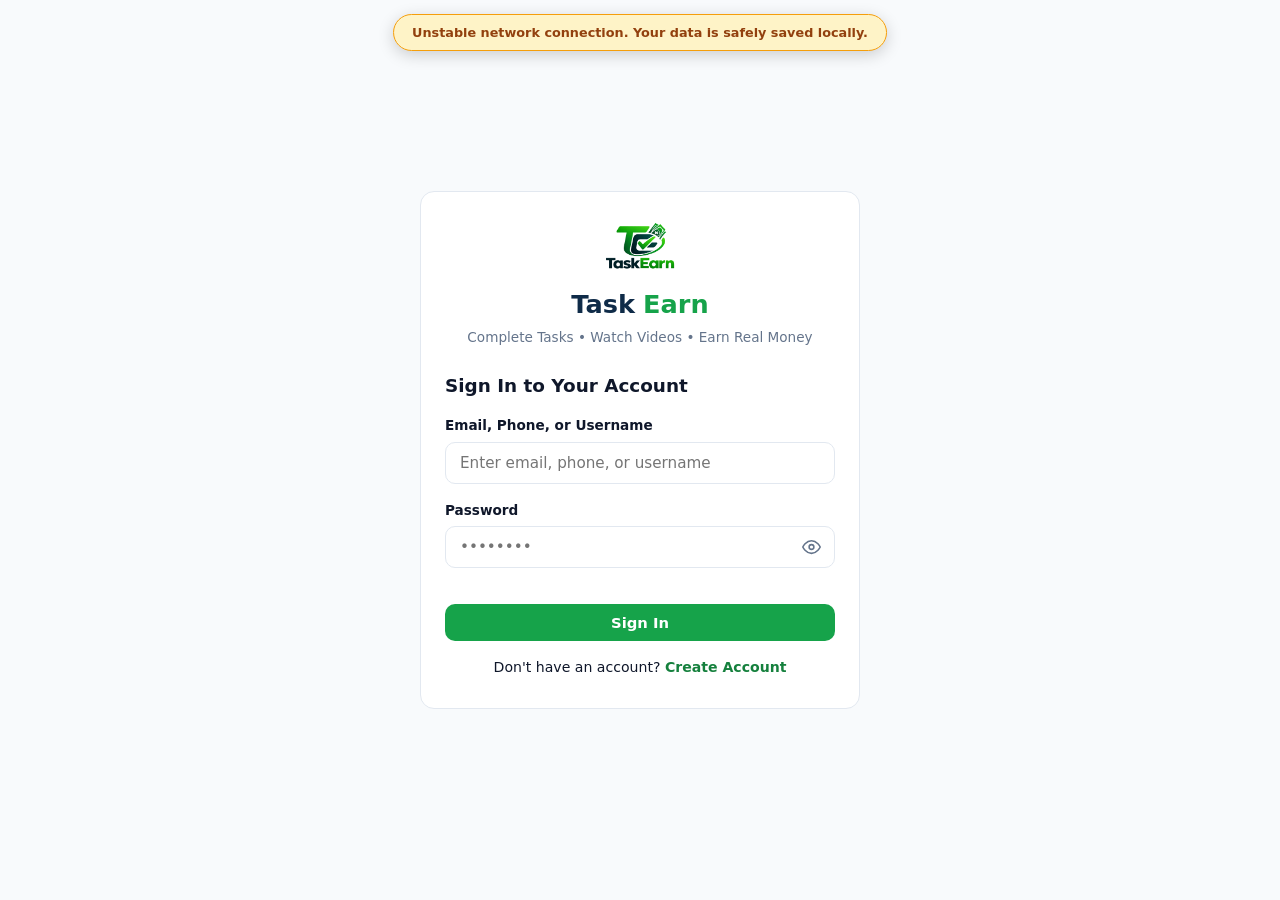
<file: index.html>
<!DOCTYPE html>
<html lang="en">
<head>
  <meta charset="UTF-8">
  <meta name="viewport" content="width=device-width, initial-scale=1.0, maximum-scale=1.0, user-scalable=no, interactive-widget=resizes-content">
  <meta http-equiv="Cache-Control" content="no-cache, no-store, must-revalidate, max-age=0">
  <meta http-equiv="Pragma" content="no-cache">
  <meta http-equiv="Expires" content="0">
  <title>TaskEarn - Complete Tasks & Earn Real Money</title>
  <link rel="preconnect" href="https://wnfucgrjovrdepxnljyz.supabase.co">
  <link rel="stylesheet" href="css/style.css?v=2.5">
  <script defer src="https://js.paystack.co/v1/inline.js"></script>
  <!-- Google AdSense -->
  <script async src="https://pagead2.googlesyndication.com/pagead/js/adsbygoogle.js?client=ca-pub-3942651042830042" crossorigin="anonymous"></script>
</head>
<body>

  <!-- Auth Screen (Shown when logged out) -->
  <div id="authScreen" class="auth-container">
    <div class="auth-card">
      <div class="auth-brand">
        <img src="logo/logo.png" alt="TaskEarn Logo" onerror="this.style.display='none'">
        <h1 class="brand-logo" style="justify-content: center; font-size: 1.6rem;">
          Task<span class="brand-highlight">Earn</span>
        </h1>
        <p style="font-size: 0.85rem; color: var(--text-muted); margin-top: 4px;">
          Complete Tasks &bull; Watch Videos &bull; Earn Real Money
        </p>
      </div>

      <div id="authAlert" style="display: none;"></div>

      <!-- Login Form -->
      <form id="loginForm" onsubmit="handleLoginSubmit(event)">
        <h2 style="font-size: 1.15rem; font-weight: 700; margin-bottom: 16px;">Sign In to Your Account</h2>
        <div class="form-group">
          <label class="form-label" for="loginIdentifier">Email, Phone, or Username</label>
          <input type="text" id="loginIdentifier" required placeholder="Enter email, phone, or username">
        </div>
        <div class="form-group">
          <label class="form-label" for="loginPassword">Password</label>
          <div class="password-input-wrapper">
            <input type="password" id="loginPassword" required placeholder="••••••••">
            <button type="button" class="password-toggle-btn" aria-label="Show password" title="Show password" onclick="togglePasswordVisibility('loginPassword', this)"></button>
          </div>
        </div>
        <button type="submit" class="btn btn-primary btn-block" style="margin-top: 20px;">
          Sign In
        </button>
        <div style="text-align: center; margin-top: 16px; font-size: 0.88rem;">
          Don't have an account? 
          <a href="#signup" onclick="toggleAuthForm('signup'); return false;" style="font-weight: 700;">Create Account</a>
        </div>
      </form>

      <!-- Register Form -->
      <form id="signupForm" style="display: none;" onsubmit="handleSignupSubmit(event)">
        <h2 style="font-size: 1.15rem; font-weight: 700; margin-bottom: 16px;">Create a Free Account</h2>
        <div class="grid-responsive-2">
          <div class="form-group">
            <label class="form-label" for="regFirstName">First Name</label>
            <input type="text" id="regFirstName" required placeholder="John" style="text-transform: capitalize;" oninput="autoCapitalizeInput(this)">
          </div>
          <div class="form-group">
            <label class="form-label" for="regLastName">Last Name</label>
            <input type="text" id="regLastName" required placeholder="Doe" style="text-transform: capitalize;" oninput="autoCapitalizeInput(this)">
          </div>
        </div>
        <div class="form-group">
          <label class="form-label" for="regUsername">Username</label>
          <input type="text" id="regUsername" required pattern="[a-z0-9-]{3,25}" placeholder="e.g. johndoe-123" autocomplete="username" oninput="this.value = this.value.toLowerCase().replace(/[^a-z0-9-]/g, '')">
          <div class="form-helper">Lowercase letters, numbers, and hyphens (-) only. No capital letters or other symbols.</div>
        </div>
        <div class="form-group">
          <label class="form-label" for="regPhone">Phone Number</label>
          <input type="tel" id="regPhone" required maxlength="11" pattern="\d{11}" placeholder="08012345678" autocomplete="tel" title="Phone number must be exactly 11 digits" oninput="this.value = this.value.replace(/[^0-9]/g, '').slice(0, 11)">
          <div class="form-helper">Must be exactly 11 digits (e.g. 08012345678).</div>
        </div>
        <div class="form-group">
          <label class="form-label" for="regEmail">Email Address</label>
          <input type="email" id="regEmail" required placeholder="name@example.com" autocomplete="email" pattern="^[a-zA-Z0-9._%+-]+@[a-zA-Z0-9.-]+\.[a-zA-Z]{2,}$" title="Please enter a valid email address with @ and . (e.g. name@example.com)">
          <div class="form-helper">Must be a valid email with '@' and '.' (e.g. name@example.com).</div>
        </div>
        <div class="form-group">
          <label class="form-label" for="regPassword">Create Password</label>
          <div class="password-input-wrapper">
            <input type="password" id="regPassword" required minlength="6" placeholder="At least 6 characters" autocomplete="new-password" oninput="checkPasswordCriteria(this.value, 'regPasswordCriteria')">
            <button type="button" class="password-toggle-btn" aria-label="Show password" title="Show password" onclick="togglePasswordVisibility('regPassword', this)"></button>
          </div>
          <div class="password-criteria-box" id="regPasswordCriteria">
            <div class="password-criteria-title">Password must include:</div>
            <div class="password-criteria-grid">
              <div class="password-criteria-item" data-rule="length">
                <span class="password-criteria-dot"></span>
                <span>At least 6 characters</span>
              </div>
              <div class="password-criteria-item" data-rule="capital">
                <span class="password-criteria-dot"></span>
                <span>At least 1 capital letter (A-Z)</span>
              </div>
              <div class="password-criteria-item" data-rule="lower">
                <span class="password-criteria-dot"></span>
                <span>Lowercase letters (a-z)</span>
              </div>
              <div class="password-criteria-item" data-rule="number">
                <span class="password-criteria-dot"></span>
                <span>At least 1 number (0-9)</span>
              </div>
              <div class="password-criteria-item" data-rule="symbol">
                <span class="password-criteria-dot"></span>
                <span>At least 1 symbol (!@#$%^&* etc.)</span>
              </div>
            </div>
          </div>
        </div>
        <div class="form-group">
          <label class="form-label" for="regConfirmPassword">Retype Password</label>
          <div class="password-input-wrapper">
            <input type="password" id="regConfirmPassword" required minlength="6" placeholder="Repeat your password" autocomplete="new-password">
            <button type="button" class="password-toggle-btn" aria-label="Show password" title="Show password" onclick="togglePasswordVisibility('regConfirmPassword', this)"></button>
          </div>
        </div>
        <div class="form-group">
          <label class="form-label" for="regReferralCode">Referral Username (Optional)</label>
          <input type="text" id="regReferralCode" placeholder="e.g. inviter-username">
          <div class="form-helper">Enter the username of the member who invited you.</div>
        </div>
        <button type="submit" class="btn btn-primary btn-block" style="margin-top: 20px;">
          Create Free Account
        </button>
        <div style="text-align: center; margin-top: 16px; font-size: 0.88rem;">
          Already have an account? 
          <a href="#login" onclick="toggleAuthForm('login'); return false;" style="font-weight: 700;">Sign In</a>
        </div>
      </form>
    </div>
  </div>

  <!-- Account Verification Screen (Paystack ₦100) -->
  <div id="verifyScreen" class="auth-container" style="display: none;">
    <div class="auth-card" style="max-width: 480px;">
      <div class="auth-brand">
        <img src="logo/logo.png" alt="TaskEarn" onerror="this.style.display='none'">
        <div class="brand-logo" style="justify-content: center; font-size: 1.5rem;">
          Task<span class="brand-highlight">Earn</span>
        </div>
        <p style="font-size: 0.88rem; color: var(--text-muted); margin-top: 6px;">
          Account Verification
        </p>
      </div>

      <div id="verifyAlert" style="display: none;"></div>

      <div class="card" style="border: 1px solid var(--border-color); background-color: var(--bg-subtle); padding: 18px; margin-bottom: 20px;">
        <div style="display: flex; align-items: center; justify-content: space-between; margin-bottom: 12px; flex-wrap: wrap; gap: 8px;">
          <span style="font-size: 0.82rem; font-weight: 700; color: var(--text-muted); text-transform: uppercase; letter-spacing: 0.04em;">Account Status</span>
          <span class="badge badge-pending">Verification Required</span>
        </div>
        
        <div style="margin-bottom: 12px;">
          <div style="font-size: 0.8rem; color: var(--text-muted);">Account Holder</div>
          <div style="font-weight: 700; font-size: 1rem; color: var(--text-main);" id="verifyUserName">User Name</div>
          <div style="font-size: 0.82rem; color: var(--text-muted);" id="verifyUserEmail">user@example.com</div>
        </div>

        <div style="border-top: 1px dashed var(--border-color); padding-top: 12px; margin-top: 12px;">
          <div style="display: flex; justify-content: space-between; align-items: center;">
            <span style="font-weight: 600; font-size: 0.9rem;">One-Time Verification Fee:</span>
            <span style="font-weight: 800; font-size: 1.3rem; color: var(--primary-blue);" id="verifyFeeDisplay">₦3,000.00</span>
          </div>
          <div style="font-size: 0.78rem; color: var(--text-muted); margin-top: 6px; line-height: 1.4;">
            To maintain an authentic platform and prevent bot abuse, a one-time ₦3,000 account verification fee via Paystack is required to activate tasks and withdrawals.
          </div>
        </div>
      </div>

      <button type="button" class="btn btn-primary btn-block" id="payVerifyBtn" onclick="initiatePaystackVerification()" style="font-size: 1rem; padding: 12px 18px; font-weight: 700;">
        Pay ₦3,000 via Paystack
      </button>

      <div style="display: flex; align-items: center; justify-content: center; gap: 6px; margin-top: 14px; font-size: 0.78rem; color: var(--text-muted);">
        <span id="iconVerifyLock"></span> Secured by Paystack (Card, Transfer, USSD)
      </div>

      <div style="text-align: center; margin-top: 20px; padding-top: 16px; border-top: 1px solid var(--border-color);">
        <button type="button" class="btn btn-secondary btn-sm" onclick="handleUserLogout()">
          Sign Out & Complete Later
        </button>
      </div>
    </div>
  </div>

  <!-- Authenticated User Application Wrapper -->
  <div id="appScreen" class="app-wrapper" style="display: none;">
    
    <!-- ================= DESKTOP SIDEBAR ================= -->
    <aside class="app-sidebar">
      <div class="sidebar-brand">
        <img src="logo/logo.png" alt="TaskEarn" onerror="this.style.display='none'">
        <div class="brand-logo">Task<span class="brand-highlight">Earn</span></div>
      </div>

      <nav class="sidebar-nav">
        <div class="sidebar-link active" onclick="switchUserTab('tasks')" id="dTabTasks">
          <span id="dIconTasks"></span> Tasks
        </div>
        <div class="sidebar-link" onclick="switchUserTab('withdrawals')" id="dTabWithdraw">
          <span id="dIconWithdraw"></span> Withdraw
        </div>
        <div class="sidebar-link" onclick="switchUserTab('messages')" id="dTabChat">
          <span id="dIconChat"></span> Messages
          <span class="tab-badge" id="dBadgeMessages" style="display: none;"></span>
        </div>
        <div class="sidebar-link" onclick="switchUserTab('referrals')" id="dTabReferral">
          <span id="dIconReferral"></span> Referrals
        </div>
        <div class="sidebar-link" onclick="switchUserTab('more')" id="dTabMore">
          <span id="dIconMore"></span> More
        </div>
      </nav>

      <!-- Sidebar User Profile Block -->
      <div class="sidebar-user-block">
        <div class="sidebar-user-info">
          <div class="sidebar-avatar" id="sidebarUserAvatar">U</div>
          <div style="overflow: hidden;">
            <div style="font-weight: 700; font-size: 0.88rem; white-space: nowrap; text-overflow: ellipsis; overflow: hidden;" id="sidebarUserName">User</div>
            <div style="font-size: 0.75rem; color: var(--primary-green-dark); font-weight: 700;" id="sidebarUserPoints">0 PTS</div>
          </div>
        </div>
        <button type="button" class="btn btn-secondary btn-sm" style="width: 100%; font-size: 0.78rem;" onclick="handleUserLogout()">
          <span id="dIconLogout"></span> Sign Out
        </button>
      </div>
    </aside>

    <!-- ================= MAIN CONTENT COLUMN ================= -->
    <div class="app-main">
      
      <!-- Top App Header -->
      <header class="app-header">
        <div class="brand-logo">
          <img src="logo/logo.png" alt="TaskEarn" onerror="this.style.display='none'">
          <span>Task<span class="brand-highlight">Earn</span></span>
        </div>
        
        <div style="display: flex; align-items: center; gap: 8px; margin-left: auto;">
          <div class="wallet-pill" title="Task Earnings Balance" style="cursor: pointer;" onclick="switchUserTab('withdrawals'); selectWithdrawalMode('task');">
            <span style="font-size: 0.72rem; opacity: 0.75; font-weight: 600; text-transform: uppercase;">Task:</span>
            <span id="userWalletTaskPoints">0 PTS</span>
            <span style="opacity: 0.4;">|</span>
            <span id="userWalletTaskNaira" style="color: #4ade80;">₦0.00</span>
          </div>
          <div class="wallet-pill" title="Referral Earnings Balance" style="cursor: pointer; background: rgba(16, 185, 129, 0.12); border-color: rgba(16, 185, 129, 0.3);" onclick="switchUserTab('withdrawals'); selectWithdrawalMode('referral');">
            <span style="font-size: 0.72rem; opacity: 0.75; font-weight: 600; text-transform: uppercase;">Ref:</span>
            <span id="userWalletRefPoints">0 PTS</span>
            <span style="opacity: 0.4;">|</span>
            <span id="userWalletRefNaira" style="color: #4ade80;">₦0.00</span>
          </div>
        </div>
      </header>

      <div class="content-container">

        <!-- ================= TAB 1: TASKS ================= -->
        <section id="tab-tasks" class="tab-panel active">
          
          <!-- Balance Summary Banner -->
          <div class="card" style="background: linear-gradient(135deg, var(--primary-blue), #1e3a8a); color: #ffffff; border: none; padding: 24px;">
            <div style="display: flex; justify-content: space-between; align-items: flex-start; flex-wrap: wrap; gap: 16px;">
              <div>
                <div style="font-size: 0.82rem; opacity: 0.85; text-transform: uppercase; font-weight: 700; letter-spacing: 0.05em;">Total Available Balance</div>
                <div style="font-size: 2.2rem; font-weight: 800; margin-top: 4px;" id="heroNairaBalance">₦0.00</div>
                <div style="font-size: 0.92rem; opacity: 0.9; margin-top: 2px;">
                  <strong id="heroPointsBalance">0</strong> Total Points
                </div>
                <div style="display: flex; gap: 8px; margin-top: 10px; flex-wrap: wrap;">
                  <span style="background: rgba(255, 255, 255, 0.15); border: 1px solid rgba(255, 255, 255, 0.25); padding: 4px 10px; border-radius: 999px; font-size: 0.78rem; font-weight: 600;">
                    Task: <strong id="heroTaskPoints">0 PTS</strong> (<span id="heroTaskNaira">₦0.00</span>)
                  </span>
                  <span style="background: rgba(34, 197, 94, 0.25); border: 1px solid rgba(34, 197, 94, 0.4); padding: 4px 10px; border-radius: 999px; font-size: 0.78rem; font-weight: 600;">
                    Referral: <strong id="heroRefPoints">0 PTS</strong> (<span id="heroRefNaira">₦0.00</span>)
                  </span>
                </div>
              </div>
              <div style="display: flex; flex-direction: column; gap: 8px;">
                <button class="btn btn-primary" onclick="switchUserTab('withdrawals'); selectWithdrawalMode('task');" style="background-color: var(--primary-green); border-color: transparent;">
                  Withdraw Task Funds <svg xmlns="http://www.w3.org/2000/svg" width="24" height="24" viewBox="0 0 24 24" fill="none" stroke="currentColor" stroke-width="2" stroke-linecap="round" stroke-linejoin="round" class="lucide lucide-chevron-right preview-icon"><path d="m9 18 6-6-6-6"/></svg>
                </button>
                <button class="btn btn-secondary" onclick="switchUserTab('withdrawals'); selectWithdrawalMode('referral');" style="background-color: rgba(255, 255, 255, 0.15); color: #ffffff; border-color: rgba(255, 255, 255, 0.3); font-size: 0.82rem;">
                  Withdraw Referral Funds
                </button>
              </div>
            </div>
          </div>

          <!-- Task Toolbar (Search, Filter, Sort) -->
          <div class="toolbar">
            <div class="search-box">
              <span id="iconSearch"></span>
              <input type="text" id="taskSearchInput" placeholder="Search tasks by title or platform..." oninput="renderUserTasks()">
            </div>
            <div class="filter-actions">
              <select id="taskStatusFilter" onchange="renderUserTasks()">
                <option value="all" selected>All Tasks</option>
                <option value="available">Available (To Do)</option>
                <option value="completed">Completed</option>
              </select>
              <select id="taskSortFilter" onchange="renderUserTasks()">
                <option value="reward-desc">Highest Points</option>
                <option value="reward-asc">Lowest Points</option>
                <option value="newest" selected>Newest First</option>
              </select>
            </div>
          </div>

          <!-- Uncompleted / Available Tasks Section -->
          <div id="availableTasksSection">
            <div class="section-heading">
              <span>Available Tasks to Complete</span>
              <span class="section-subtext" id="availableTasksCount">0 available</span>
            </div>
            <div id="availableTasksList" class="task-list">
              <!-- Dynamically rendered -->
            </div>
          </div>

          <!-- Completed Tasks Section (Cleanly Underneath) -->
          <div id="completedTasksSection">
            <div class="section-heading" style="margin-top: 36px; border-top: 1px solid var(--border-color); padding-top: 24px;">
              <span>Completed Tasks</span>
              <span class="section-subtext" id="completedTasksCount">0 completed</span>
            </div>
            <div id="completedTasksList" class="task-list">
              <!-- Dynamically rendered -->
            </div>
          </div>

        </section>

        <!-- ================= TAB 2: WITHDRAWALS ================= -->
        <section id="tab-withdrawals" class="tab-panel">
          <!-- Card 1: Bank Account Details -->
          <div class="card" id="bankDetailsCard">
            <div class="card-header">
              <div style="display: flex; align-items: center; justify-content: space-between; width: 100%; flex-wrap: wrap; gap: 8px;">
                <h2 class="card-title" style="margin-bottom: 0;">Bank Account Details</h2>
                <span class="badge" id="wdrBankBadge">No Account Saved</span>
              </div>
            </div>

            <div id="bankDetailsAlert" style="display: none;"></div>

            <!-- Saved Bank Display Box (Shown when user has saved bank details and not editing) -->
            <div id="savedBankDisplayBox" style="display: none; background: var(--bg-surface-alt, #f8fafc); border: 1px solid var(--border-color, #e2e8f0); border-radius: 8px; padding: 16px; margin-bottom: 10px;">
              <div style="display: flex; justify-content: space-between; align-items: flex-start; gap: 12px; flex-wrap: wrap;">
                <div>
                  <div style="font-size: 0.75rem; text-transform: uppercase; letter-spacing: 0.5px; color: var(--text-muted); margin-bottom: 4px; font-weight: 600;">Saved Destination Bank</div>
                  <div style="font-size: 1.15rem; font-weight: 700; color: var(--text-color);" id="dispSavedBankName">Zenith Bank</div>
                  <div style="font-size: 0.95rem; font-weight: 600; color: var(--text-color); margin-top: 4px; font-family: monospace; letter-spacing: 1px;" id="dispSavedAccountNumber">0123456789</div>
                  <div style="font-size: 0.85rem; color: var(--text-muted); margin-top: 2px;" id="dispSavedAccountName">John Doe</div>
                </div>
                <button type="button" class="btn btn-secondary" onclick="editBankDetails()" style="display: flex; align-items: center; gap: 6px; padding: 7px 14px; font-size: 0.85rem;">
                  <svg width="15" height="15" viewBox="0 0 24 24" fill="none" stroke="currentColor" stroke-width="2" stroke-linecap="round" stroke-linejoin="round">
                    <path d="M11 4H4a2 2 0 0 0-2 2v14a2 2 0 0 0 2 2h14a2 2 0 0 0 2-2v-7"></path>
                    <path d="M18.5 2.5a2.121 2.121 0 0 1 3 3L12 15l-4 1 1-4 9.5-9.5z"></path>
                  </svg>
                  <span>Edit Bank Details</span>
                </button>
              </div>
            </div>

            <!-- Bank Details Form Wrap (Shown when inputting or editing bank details) -->
            <div id="bankDetailsFormWrap">
              <form id="bankDetailsForm" onsubmit="handleSaveBankDetails(event)">
                <div class="form-group">
                  <label class="form-label" for="wdrBankSelect">Select Nigerian Bank</label>
                  <select id="wdrBankSelect" required data-modal-title="Select Nigerian Bank">
                    <option value="">-- Choose Nigerian Bank --</option>
                    <option value="9 Payment Service Bank (9PSB)">9 Payment Service Bank (9PSB)</option>
                    <option value="AB Microfinance Bank">AB Microfinance Bank</option>
                    <option value="Abbey Mortgage Bank">Abbey Mortgage Bank</option>
                    <option value="Access Bank">Access Bank</option>
                    <option value="Accion Microfinance Bank">Accion Microfinance Bank</option>
                    <option value="Alpha Morgan Bank">Alpha Morgan Bank</option>
                    <option value="ASO Savings and Loans">ASO Savings and Loans</option>
                    <option value="Bank of Agriculture (BOA)">Bank of Agriculture (BOA)</option>
                    <option value="Bank of Industry (BOI)">Bank of Industry (BOI)</option>
                    <option value="Baobab Microfinance Bank">Baobab Microfinance Bank</option>
                    <option value="Branch Microfinance Bank">Branch Microfinance Bank</option>
                    <option value="Brent Mortgage Bank">Brent Mortgage Bank</option>
                    <option value="Carbon">Carbon</option>
                    <option value="Citibank Nigeria">Citibank Nigeria</option>
                    <option value="Coronation Merchant Bank">Coronation Merchant Bank</option>
                    <option value="Development Bank of Nigeria (DBN)">Development Bank of Nigeria (DBN)</option>
                    <option value="Dot Microfinance Bank">Dot Microfinance Bank</option>
                    <option value="Ecobank Nigeria">Ecobank Nigeria</option>
                    <option value="Eyowo Microfinance Bank">Eyowo Microfinance Bank</option>
                    <option value="FairMoney">FairMoney</option>
                    <option value="FBNQuest Merchant Bank">FBNQuest Merchant Bank</option>
                    <option value="Federal Mortgage Bank of Nigeria (FMBN)">Federal Mortgage Bank of Nigeria (FMBN)</option>
                    <option value="Fidelity Bank">Fidelity Bank</option>
                    <option value="First Bank of Nigeria">First Bank of Nigeria</option>
                    <option value="First City Monument Bank (FCMB)">First City Monument Bank (FCMB)</option>
                    <option value="Globus Bank">Globus Bank</option>
                    <option value="Gomoney (Sterling MFB)">Gomoney (Sterling MFB)</option>
                    <option value="Greenwich Merchant Bank">Greenwich Merchant Bank</option>
                    <option value="Guaranty Trust Bank (GTBank)">Guaranty Trust Bank (GTBank)</option>
                    <option value="Hope Payment Service Bank">Hope Payment Service Bank</option>
                    <option value="Infinity Trust Mortgage Bank">Infinity Trust Mortgage Bank</option>
                    <option value="Jaiz Bank">Jaiz Bank</option>
                    <option value="Keystone Bank">Keystone Bank</option>
                    <option value="Kuda">Kuda</option>
                    <option value="LAPO Microfinance Bank">LAPO Microfinance Bank</option>
                    <option value="LivingTrust Mortgage Bank">LivingTrust Mortgage Bank</option>
                    <option value="Lotus Bank">Lotus Bank</option>
                    <option value="Mintyn">Mintyn</option>
                    <option value="MoMo PSB">MoMo PSB</option>
                    <option value="MoneyMaster PSB">MoneyMaster PSB</option>
                    <option value="Moniepoint">Moniepoint</option>
                    <option value="Nigerian Export-Import Bank (NEXIM)">Nigerian Export-Import Bank (NEXIM)</option>
                    <option value="Nova Commercial Bank">Nova Commercial Bank</option>
                    <option value="NowNow Digital Systems (NowNow MFB)">NowNow Digital Systems (NowNow MFB)</option>
                    <option value="NPF Microfinance Bank">NPF Microfinance Bank</option>
                    <option value="OPay">OPay</option>
                    <option value="Optimus Bank">Optimus Bank</option>
                    <option value="PalmPay">PalmPay</option>
                    <option value="Parallex Bank">Parallex Bank</option>
                    <option value="Polaris Bank">Polaris Bank</option>
                    <option value="PremiumTrust Bank">PremiumTrust Bank</option>
                    <option value="Providus Bank">Providus Bank</option>
                    <option value="ProvidusUnity Bank">ProvidusUnity Bank</option>
                    <option value="Rand Merchant Bank Nigeria (RMB)">Rand Merchant Bank Nigeria (RMB)</option>
                    <option value="Raven Bank (Raven MFB)">Raven Bank (Raven MFB)</option>
                    <option value="Renmoney Microfinance Bank">Renmoney Microfinance Bank</option>
                    <option value="Rubies Bank">Rubies Bank</option>
                    <option value="Signature Bank">Signature Bank</option>
                    <option value="SmartCash PSB">SmartCash PSB</option>
                    <option value="Sparkle">Sparkle</option>
                    <option value="Stanbic IBTC Bank">Stanbic IBTC Bank</option>
                    <option value="Standard Chartered Bank Nigeria">Standard Chartered Bank Nigeria</option>
                    <option value="Sterling Bank">Sterling Bank</option>
                    <option value="Summit Bank">Summit Bank</option>
                    <option value="SunTrust Bank">SunTrust Bank</option>
                    <option value="TAJBank">TAJBank</option>
                    <option value="Tatum Bank">Tatum Bank</option>
                    <option value="The Alternative Bank">The Alternative Bank</option>
                    <option value="Union Bank">Union Bank</option>
                    <option value="United Bank for Africa (UBA)">United Bank for Africa (UBA)</option>
                    <option value="VFD Microfinance Bank">VFD Microfinance Bank</option>
                    <option value="Wema Bank">Wema Bank</option>
                    <option value="Zenith Bank">Zenith Bank</option>
                  </select>
                </div>

                <div class="grid-responsive-2">
                  <div class="form-group">
                    <label class="form-label" for="wdrAccountNumber">10-Digit Account Number</label>
                    <input type="text" id="wdrAccountNumber" required maxlength="10" pattern="\d{10}" placeholder="0123456789" title="Account number must be exactly 10 digits" oninput="this.value = this.value.replace(/[^0-9]/g, '').slice(0, 10)">
                    <div class="form-helper">Must be exactly 10 digits (NUBAN format).</div>
                  </div>
                  <div class="form-group">
                    <label class="form-label" for="wdrAccountName">Account Name</label>
                    <input type="text" id="wdrAccountName" required placeholder="Account Holder Full Name" style="text-transform: capitalize;" oninput="this.value = this.value.replace(/(?:^|[\s-])\S/g, m => m.toUpperCase())">
                    <div class="form-helper">As registered on your bank account.</div>
                  </div>
                </div>

                <div style="display: flex; gap: 10px; margin-top: 10px; flex-wrap: wrap;">
                  <button type="submit" class="btn btn-primary" id="btnSaveBankDetails" style="flex: 1;">
                    Save Bank Details
                  </button>
                  <button type="button" class="btn btn-outline" id="btnCancelEditBank" onclick="cancelEditBankDetails()" style="display: none;">
                    Cancel
                  </button>
                </div>
              </form>
            </div>
          </div>

          <!-- Card 2A: Withdraw Task Earnings (Dedicated Card) -->
          <div class="card" id="taskWithdrawCard" style="border-left: 4px solid var(--primary-blue); margin-bottom: 24px;">
            <div class="card-header">
              <div style="display: flex; align-items: center; justify-content: space-between; width: 100%; flex-wrap: wrap; gap: 8px;">
                <div>
                  <h2 class="card-title" style="margin-bottom: 0;">Withdraw Task Earnings</h2>
                  <div style="font-size: 0.82rem; color: var(--text-muted); margin-top: 2px;">
                    Cash out points earned from completing promotional tasks.
                  </div>
                </div>
                <span class="badge badge-active" style="font-weight: 700;">Min: ₦10,000</span>
              </div>
            </div>

            <!-- 48-Hour Processing Notice Card -->
            <div class="info-notice-card" style="background-color: rgba(37, 99, 235, 0.08); border-left: 4px solid var(--primary-blue); border-radius: var(--radius-md); color: var(--primary-blue-dark); margin-bottom: 16px; display: flex; align-items: flex-start; gap: 10px; padding: 12px 14px;">
              <svg width="20" height="20" viewBox="0 0 24 24" fill="none" stroke="currentColor" stroke-width="2" stroke-linecap="round" stroke-linejoin="round" style="flex-shrink: 0; margin-top: 1px;">
                <circle cx="12" cy="12" r="10"></circle>
                <line x1="12" y1="8" x2="12" y2="12"></line>
                <line x1="12" y1="16" x2="12.01" y2="16"></line>
              </svg>
              <div style="font-size: 0.86rem; line-height: 1.45;">
                <strong>Notice:</strong> Task withdrawals can take <strong>up to 48 hours</strong> to be processed and credited to your bank account. Minimum: <strong>₦10,000</strong>.
              </div>
            </div>

            <div id="taskWithdrawalAlert" style="display: none;"></div>

            <!-- Task Balance Box -->
            <div class="stat-box" style="border: 2px solid var(--primary-blue); margin-bottom: 18px;">
              <div style="display: flex; justify-content: space-between; align-items: center;">
                <span class="stat-label">Available Task Points</span>
                <span class="badge badge-active">Task Pool</span>
              </div>
              <div class="stat-value" id="wdrTaskPointsAvailable" style="color: var(--primary-blue);">0</div>
              <div class="stat-sub" id="wdrTaskNairaAvailable">₦0.00 value</div>
              <div style="font-size: 0.72rem; color: var(--text-muted); margin-top: 4px; font-weight: 600;" id="wdrTaskMinNotice">
                Minimum withdrawal threshold: ₦10,000 (10,000 PTS)
              </div>
            </div>

            <form id="taskWithdrawalForm" onsubmit="handleTaskWithdrawalSubmit(event)">
              <div class="form-group">
                <div style="display: flex; justify-content: space-between; align-items: center; margin-bottom: 4px;">
                  <label class="form-label" for="wdrTaskPointsInput" style="margin-bottom: 0;">Task Points to Withdraw</label>
                  <button type="button" class="btn btn-secondary btn-sm" style="padding: 2px 8px; font-size: 0.72rem;" onclick="setWithdrawAllTaskPoints()">
                    Withdraw Maximum Available
                  </button>
                </div>
                <input type="number" id="wdrTaskPointsInput" required min="10" placeholder="Enter task points amount" oninput="calculateTaskWithdrawalNaira()">
                <div class="form-helper" id="wdrTaskCalculatedNaira">Estimated Payout: ₦0.00</div>
              </div>

              <div class="wdr-payout-destination-box" id="wdrTaskPayoutTargetBox" style="margin-bottom: 16px; padding: 12px 14px; border-radius: 6px; font-size: 0.88rem;"></div>

              <button type="submit" class="btn btn-primary btn-block" id="btnSubmitTaskWithdrawal" style="margin-top: 8px;">
                Submit Task Withdrawal Request (₦10,000 Min)
              </button>
            </form>
          </div>

          <!-- Card 2B: Withdraw Referral Earnings (Dedicated Card) -->
          <div class="card" id="refWithdrawCard" style="border-left: 4px solid var(--primary-green-dark); margin-bottom: 24px;">
            <div class="card-header">
              <div style="display: flex; align-items: center; justify-content: space-between; width: 100%; flex-wrap: wrap; gap: 8px;">
                <div>
                  <h2 class="card-title" style="margin-bottom: 0;">Withdraw Referral Earnings</h2>
                  <div style="font-size: 0.82rem; color: var(--text-muted); margin-top: 2px;">
                    Cash out points earned from inviting friends.
                  </div>
                </div>
                <span class="badge badge-approved" style="font-weight: 700;">Min: ₦1,000</span>
              </div>
            </div>

            <!-- 48-Hour Processing Notice Card -->
            <div class="info-notice-card" style="background-color: rgba(16, 185, 129, 0.08); border-left: 4px solid var(--primary-green-dark); border-radius: var(--radius-md); color: var(--primary-green-dark); margin-bottom: 16px; display: flex; align-items: flex-start; gap: 10px; padding: 12px 14px;">
              <svg width="20" height="20" viewBox="0 0 24 24" fill="none" stroke="currentColor" stroke-width="2" stroke-linecap="round" stroke-linejoin="round" style="flex-shrink: 0; margin-top: 1px;">
                <circle cx="12" cy="12" r="10"></circle>
                <line x1="12" y1="8" x2="12" y2="12"></line>
                <line x1="12" y1="16" x2="12.01" y2="16"></line>
              </svg>
              <div style="font-size: 0.86rem; line-height: 1.45;">
                <strong>Notice:</strong> Referral withdrawals can take <strong>up to 48 hours</strong> to be processed and credited to your bank account. Minimum: <strong>₦1,000</strong>.
              </div>
            </div>

            <div id="refWithdrawalAlert" style="display: none;"></div>

            <!-- Referral Balance Box -->
            <div class="stat-box" style="border: 2px solid var(--primary-green-dark); margin-bottom: 18px;">
              <div style="display: flex; justify-content: space-between; align-items: center;">
                <span class="stat-label">Available Referral Points</span>
                <span class="badge badge-approved">Referral Pool</span>
              </div>
              <div class="stat-value" id="wdrRefPointsAvailable" style="color: var(--primary-green-dark);">0</div>
              <div class="stat-sub" id="wdrRefNairaAvailable">₦0.00 value</div>
              <div style="font-size: 0.72rem; color: var(--text-muted); margin-top: 4px; font-weight: 600;" id="wdrRefMinNotice">
                Minimum withdrawal threshold: ₦1,000 (1,000 PTS)
              </div>
            </div>

            <form id="refWithdrawalForm" onsubmit="handleRefWithdrawalSubmit(event)">
              <div class="form-group">
                <div style="display: flex; justify-content: space-between; align-items: center; margin-bottom: 4px;">
                  <label class="form-label" for="wdrRefPointsInput" style="margin-bottom: 0;">Referral Points to Withdraw</label>
                  <button type="button" class="btn btn-secondary btn-sm" style="padding: 2px 8px; font-size: 0.72rem;" onclick="setWithdrawAllRefPoints()">
                    Withdraw Maximum Available
                  </button>
                </div>
                <input type="number" id="wdrRefPointsInput" required min="10" placeholder="Enter referral points amount" oninput="calculateRefWithdrawalNaira()">
                <div class="form-helper" id="wdrRefCalculatedNaira">Estimated Payout: ₦0.00</div>
              </div>

              <div class="wdr-payout-destination-box" id="wdrRefPayoutTargetBox" style="margin-bottom: 16px; padding: 12px 14px; border-radius: 6px; font-size: 0.88rem;"></div>

              <button type="submit" class="btn btn-primary btn-block" id="btnSubmitRefWithdrawal" style="margin-top: 8px; background-color: var(--primary-green-dark); border-color: var(--primary-green-dark);">
                Submit Referral Withdrawal Request (₦1,000 Min)
              </button>
            </form>
          </div>

          <!-- Card 3A: Task Withdrawal History (Dedicated Table) -->
          <div class="card" style="border-left: 4px solid var(--primary-blue); margin-bottom: 24px;">
            <div class="card-header">
              <div style="display: flex; align-items: center; justify-content: space-between; width: 100%; flex-wrap: wrap; gap: 8px;">
                <h3 class="card-title" style="margin-bottom: 0;">Task Withdrawal History</h3>
                <span class="badge badge-active" id="taskWdrHistoryBadge">0 Requests</span>
              </div>
            </div>
            <div class="table-responsive table-responsive-scroll-5">
              <table>
                <thead>
                  <tr>
                    <th>Date</th>
                    <th>Points</th>
                    <th>Amount (₦)</th>
                    <th>Bank & Account</th>
                    <th>Status</th>
                  </tr>
                </thead>
                <tbody id="userTaskWithdrawalHistoryBody">
                  <!-- Dynamically rendered task withdrawals -->
                </tbody>
              </table>
            </div>
          </div>

          <!-- Card 3B: Referral Withdrawal History (Dedicated Table) -->
          <div class="card" style="border-left: 4px solid var(--primary-green-dark);">
            <div class="card-header">
              <div style="display: flex; align-items: center; justify-content: space-between; width: 100%; flex-wrap: wrap; gap: 8px;">
                <h3 class="card-title" style="margin-bottom: 0;">Referral Withdrawal History</h3>
                <span class="badge badge-approved" id="refWdrHistoryBadge">0 Requests</span>
              </div>
            </div>
            <div class="table-responsive table-responsive-scroll-5">
              <table>
                <thead>
                  <tr>
                    <th>Date</th>
                    <th>Points</th>
                    <th>Amount (₦)</th>
                    <th>Bank & Account</th>
                    <th>Status</th>
                  </tr>
                </thead>
                <tbody id="userRefWithdrawalHistoryBody">
                  <!-- Dynamically rendered referral withdrawals -->
                </tbody>
              </table>
            </div>
          </div>
        </section>

        <!-- ================= TAB 3: SUPPORT & MESSAGES ================= -->
        <section id="tab-messages" class="tab-panel">
          <div class="chat-container">
            <div class="chat-header">
              <div>
                <strong style="color: var(--text-main); font-size: 1rem;">TaskEarn Support</strong>
                <div style="font-size: 0.78rem; color: var(--primary-green-dark); font-weight: 600;">Official Channel</div>
              </div>
              <span class="badge badge-approved">Online</span>
            </div>

            <!-- Messages Thread -->
            <div class="chat-messages" id="userChatMessages">
              <!-- Dynamically rendered bubbles -->
            </div>

            <!-- Chat Input (Text + Image Only, NO Voice) -->
            <form class="chat-input-bar" onsubmit="handleSendUserMessage(event)">
              <label class="chat-file-btn" title="Attach Image">
                <span id="iconAttachImage"></span>
                <input type="file" id="chatImageInput" accept="image/*" style="display: none;" onchange="handleChatImagePreview(event)">
              </label>
              <div style="flex: 1; display: flex; flex-direction: column;">
                <div id="chatImagePreviewContainer" style="display: none; padding-bottom: 6px;">
                  <span id="chatImagePreviewName" style="font-size: 0.75rem; color: var(--text-muted);"></span>
                  <button type="button" onclick="clearChatImagePreview()" class="btn btn-sm" style="padding: 2px 6px; font-size: 0.7rem; color: red;">Remove</button>
                </div>
                <input type="text" id="chatTextInput" placeholder="Type your message here..." required autocomplete="off">
              </div>
              <button type="submit" class="btn btn-primary" style="padding: 10px 16px;">
                <span id="iconSendMessage"></span> Send
              </button>
            </form>
          </div>
        </section>

        <!-- ================= TAB 4: REFERRALS ================= -->
        <section id="tab-referrals" class="tab-panel">
          
          <div class="card" style="background: linear-gradient(135deg, #15803d, #166534); color: #ffffff; border: none; padding: 24px;">
            <div style="font-size: 0.82rem; opacity: 0.9; text-transform: uppercase; font-weight: 700; letter-spacing: 0.05em;">Invite Friends & Earn</div>
            <h2 style="font-size: 1.5rem; font-weight: 800; margin: 6px 0;" id="refBonusHeadline">Earn Points Per Referral</h2>
            <p style="font-size: 0.9rem; opacity: 0.9; max-width: 600px;">
              Share your referral code or direct invite link. Bonus points are credited to your balance when friends register.
            </p>
          </div>

          <div class="grid-stats">
            <div class="stat-box">
              <div class="stat-label">Total Friends Invited</div>
              <div class="stat-value" id="refTotalInvited">0</div>
            </div>
            <div class="stat-box">
              <div class="stat-label">Available Referral Points</div>
              <div class="stat-value" id="refTotalPoints" style="color: var(--primary-green-dark);">0 PTS</div>
              <div class="stat-sub" id="refNairaEarned">₦0.00 equivalent</div>
              <div style="margin-top: 10px;">
                <button type="button" class="btn btn-primary btn-sm" onclick="switchUserTab('withdrawals'); selectWithdrawalMode('referral');" style="width: 100%; font-size: 0.8rem;">
                  Withdraw Referral Earnings (Min ₦1,000) &rarr;
                </button>
              </div>
            </div>
          </div>

          <div class="card">
            <h3 class="card-title" style="margin-bottom: 16px;">Your Referral Details</h3>
            
            <div class="form-group">
              <label class="form-label">Your Referral Code (Your Username)</label>
              <div style="display: flex; gap: 8px;">
                <input type="text" id="userReferralCodeInput" readonly style="font-weight: 800; letter-spacing: 0.05em; background-color: var(--bg-subtle);">
                <button type="button" class="btn btn-secondary" onclick="copyReferralCode()">
                  <span id="iconCopyCode"></span> Copy Username Code
                </button>
              </div>
              <div class="form-helper">Your referral code is simply your unique username.</div>
            </div>

            <div class="form-group">
              <label class="form-label">Your Direct Invite Link</label>
              <div style="display: flex; gap: 8px;">
                <input type="text" id="userReferralLinkInput" readonly style="background-color: var(--bg-subtle);">
                <button type="button" class="btn btn-primary" onclick="copyReferralLink()">
                  <span id="iconCopyLink"></span> Copy Link
                </button>
              </div>
            </div>
          </div>

          <div class="card">
            <div class="card-header">
              <h3 class="card-title">Referred Friends</h3>
            </div>
            <div class="table-responsive table-responsive-scroll-5">
              <table>
                <thead>
                  <tr>
                    <th>User</th>
                    <th>Date Joined</th>
                    <th>Points Earned By Them</th>
                    <th>Status</th>
                  </tr>
                </thead>
                <tbody id="userReferralsTableBody">
                  <!-- Dynamically rendered -->
                </tbody>
              </table>
            </div>
          </div>
        </section>

        <!-- ================= TAB 5: MORE / PROFILE ================= -->
        <section id="tab-more" class="tab-panel">
          <div class="card">
            <div class="card-header">
              <div style="display: flex; align-items: center; justify-content: space-between; width: 100%; flex-wrap: wrap; gap: 8px;">
                <h2 class="card-title" style="margin-bottom: 0;">Profile Settings</h2>
                <span class="badge badge-active" id="userStatusBadge">Active Member</span>
              </div>
            </div>

            <div id="profileAlert" style="display: none;"></div>

            <form id="profileForm" onsubmit="handleProfileUpdate(event)">
              <div style="display: flex; align-items: center; gap: 16px; margin-bottom: 24px;">
                <div id="profileAvatarDisplay" style="width: 60px; height: 60px; border-radius: var(--radius-full); background-color: var(--primary-blue); color: #ffffff; display: flex; align-items: center; justify-content: center; font-size: 1.3rem; font-weight: 700; overflow: hidden; flex-shrink: 0;">
                  U
                </div>
                <div>
                  <div style="display: flex; gap: 8px; align-items: center; flex-wrap: wrap;">
                    <label class="btn btn-secondary btn-sm" style="cursor: pointer; margin-bottom: 0;">
                      Change Photo
                      <input type="file" id="avatarFileInput" accept="image/*" style="display: none;" onchange="handleAvatarUpload(event)">
                    </label>
                    <button type="button" class="btn btn-secondary btn-sm" id="btnRemoveAvatar" onclick="handleRemoveAvatar()" style="display: none; color: #dc2626; border-color: #fecaca;">
                      Remove Photo
                    </button>
                  </div>
                  <div class="form-helper" style="margin-top: 4px;">PNG, JPG up to 2MB</div>
                </div>
              </div>

              <div class="grid-responsive-2">
                <div class="form-group">
                  <label class="form-label" for="profFirstName">First Name</label>
                  <input type="text" id="profFirstName" required style="text-transform: capitalize;" oninput="autoCapitalizeInput(this)">
                </div>
                <div class="form-group">
                  <label class="form-label" for="profLastName">Last Name</label>
                  <input type="text" id="profLastName" required style="text-transform: capitalize;" oninput="autoCapitalizeInput(this)">
                </div>
              </div>

              <div class="form-group">
                <label class="form-label" for="profUsername">Username</label>
                <input type="text" id="profUsername" required pattern="[a-z0-9-]{3,25}" placeholder="e.g. johndoe-123" oninput="this.value = this.value.toLowerCase().replace(/[^a-z0-9-]/g, '')">
                <div class="form-helper">Lowercase letters, numbers, and hyphens (-) only. No capital letters or other symbols.</div>
              </div>

              <div class="grid-responsive-2">
                <div class="form-group">
                  <label class="form-label" for="profEmail">Email Address</label>
                  <input type="email" id="profEmail" required placeholder="name@example.com" autocomplete="email" pattern="^[a-zA-Z0-9._%+-]+@[a-zA-Z0-9.-]+\.[a-zA-Z]{2,}$" title="Please enter a valid email address with @ and . (e.g. name@example.com)">
                  <div class="form-helper">Must contain '@' and '.' (e.g. name@example.com).</div>
                </div>
                <div class="form-group">
                  <label class="form-label" for="profPhone">Phone Number</label>
                  <input type="tel" id="profPhone" required maxlength="11" pattern="\d{11}" placeholder="08012345678" title="Phone number must be exactly 11 digits" oninput="this.value = this.value.replace(/[^0-9]/g, '').slice(0, 11)">
                  <div class="form-helper">Must be exactly 11 digits (e.g. 08012345678).</div>
                </div>
              </div>

              <button type="submit" class="btn btn-primary">
                Save Profile Changes
              </button>
            </form>
          </div>

          <!-- Change Password -->
          <div class="card">
            <h3 class="card-title" style="margin-bottom: 16px;">Security & Password</h3>
            <div id="passwordAlert" style="display: none; margin-bottom: 16px;"></div>
            <form id="passwordForm" onsubmit="handlePasswordChange(event)">
              <div class="form-group">
                <label class="form-label" for="currentPass">Current Password</label>
                <div class="password-input-wrapper">
                  <input type="password" id="currentPass" required placeholder="••••••••">
                  <button type="button" class="password-toggle-btn" aria-label="Show password" title="Show password" onclick="togglePasswordVisibility('currentPass', this)"></button>
                </div>
              </div>
              <div class="form-group">
                <label class="form-label" for="newPass">New Password</label>
                <div class="password-input-wrapper">
                  <input type="password" id="newPass" required minlength="6" placeholder="At least 6 characters" oninput="checkPasswordCriteria(this.value, 'newPassCriteria')">
                  <button type="button" class="password-toggle-btn" aria-label="Show password" title="Show password" onclick="togglePasswordVisibility('newPass', this)"></button>
                </div>
                <div class="password-criteria-box" id="newPassCriteria">
                  <div class="password-criteria-title">Password must include:</div>
                  <div class="password-criteria-grid">
                    <div class="password-criteria-item" data-rule="length">
                      <span class="password-criteria-dot"></span>
                      <span>At least 6 characters</span>
                    </div>
                    <div class="password-criteria-item" data-rule="capital">
                      <span class="password-criteria-dot"></span>
                      <span>At least 1 capital letter (A-Z)</span>
                    </div>
                    <div class="password-criteria-item" data-rule="lower">
                      <span class="password-criteria-dot"></span>
                      <span>Lowercase letters (a-z)</span>
                    </div>
                    <div class="password-criteria-item" data-rule="number">
                      <span class="password-criteria-dot"></span>
                      <span>At least 1 number (0-9)</span>
                    </div>
                    <div class="password-criteria-item" data-rule="symbol">
                      <span class="password-criteria-dot"></span>
                      <span>At least 1 symbol (!@#$%^&* etc.)</span>
                    </div>
                  </div>
                </div>
              </div>
              <div class="form-group">
                <label class="form-label" for="confirmNewPass">Confirm New Password</label>
                <div class="password-input-wrapper">
                  <input type="password" id="confirmNewPass" required minlength="6" placeholder="Confirm new password">
                  <button type="button" class="password-toggle-btn" aria-label="Show password" title="Show password" onclick="togglePasswordVisibility('confirmNewPass', this)"></button>
                </div>
              </div>
              <button type="submit" class="btn btn-secondary">
                Update Password
              </button>
            </form>
          </div>

          <!-- Account Sign Out -->
          <div class="card" style="border-color: #fecaca;">
            <h3 class="card-title" style="color: #991b1b; margin-bottom: 8px;">Account Session</h3>
            <p style="font-size: 0.88rem; color: var(--text-muted); margin-bottom: 14px;">
              End your active session on this device.
            </p>
            <button type="button" class="btn btn-danger" onclick="handleUserLogout()">
              <span id="iconLogout"></span> Sign Out
            </button>
          </div>
        </section>

      </div>
    </div>

    <!-- ================= MOBILE BOTTOM NAVIGATION ================= -->
    <nav class="bottom-nav">
      <button class="nav-item active" onclick="switchUserTab('tasks')" id="mNavTasks">
        <span id="mIconTasks"></span>
        <span>Tasks</span>
      </button>
      <button class="nav-item" onclick="switchUserTab('withdrawals')" id="mNavWithdraw">
        <span id="mIconWithdraw"></span>
        <span>Withdraw</span>
      </button>
      <button class="nav-item" onclick="switchUserTab('messages')" id="mNavMessages">
        <span id="mIconChat"></span>
        <span>Messages</span>
        <span class="tab-badge" id="mBadgeMessages" style="display: none;"></span>
      </button>
      <button class="nav-item" onclick="switchUserTab('referrals')" id="mNavReferrals">
        <span id="mIconReferral"></span>
        <span>Referrals</span>
      </button>
      <button class="nav-item" onclick="switchUserTab('more')" id="mNavMore">
        <span id="mIconMore"></span>
        <span>More</span>
      </button>
    </nav>

  </div>

  <!-- Task Detail Modal (Pure Click & Invisible Background Timer - NO Screenshot Uploads!) -->
  <div id="taskModal" class="modal-backdrop" onclick="if(event.target === this) closeTaskModal()">
    <div class="modal-dialog">
      <div class="modal-header">
        <div>
          <span class="badge badge-active" id="modalTaskCategory">Platform</span>
          <h3 class="card-title" id="modalTaskTitle" style="margin-top: 6px;">Task Title</h3>
        </div>
        <button class="modal-close" onclick="closeTaskModal()" title="Close">
          <span id="iconCloseModal"></span>
        </button>
      </div>

      <div style="margin-bottom: 18px;">
        <div style="font-size: 0.95rem; font-weight: 700; color: var(--primary-green-dark); margin-bottom: 8px;" id="modalTaskReward">
          Reward: 0 Points
        </div>
        <div style="font-size: 0.92rem; color: var(--text-main); line-height: 1.5; white-space: pre-line;" id="modalTaskDesc">
          Task instructions...
        </div>
      </div>

      <div id="modalTaskAlert" style="display: none;"></div>

      <!-- Action & Manual Confirmation Verification UI -->
      <div id="taskActionSection" style="display: flex; flex-direction: column; gap: 10px;">
        <button type="button" id="startTaskBtn" class="btn btn-primary btn-block" style="padding: 13px 20px; font-size: 1rem;" onclick="performTaskAction()">
          <span id="iconPerformTask"></span> Perform Task (Opens Link)
        </button>
        <button type="button" id="confirmTaskBtn" class="btn btn-primary btn-block" style="display: none; padding: 13px 20px; font-size: 1rem;" onclick="verifyUserTaskCompletion()">
          <span id="iconConfirmTask"></span> I Have Performed Task
        </button>
        <button type="button" id="retryTaskBtn" class="btn btn-primary btn-block" style="display: none; padding: 13px 20px; font-size: 1rem;" onclick="retryTaskAction()">
          <span id="iconRetryTask"></span> Try Again
        </button>
      </div>

      <!-- Verification Info State -->
      <div id="taskVerificationStatusBox" style="display: none; margin-top: 14px; padding: 14px 16px; background-color: var(--bg-subtle); border-radius: var(--radius-md); text-align: center; border: 1px solid var(--border-color);">
        <div style="font-size: 0.9rem; font-weight: 700; color: var(--primary-blue);" id="taskDwellHeadline">
          Task Link Opened
        </div>
        <div style="font-size: 0.83rem; color: var(--text-muted); margin-top: 5px; line-height: 1.45;" id="taskDwellSubtext">
          Perform the required task on the opened page. When completed, return here and click <strong>"I Have Performed Task"</strong> above.
        </div>
      </div>

    </div>
  </div>

  <!-- Scripts -->
  <script src="js/icons.js?v=2.5"></script>
  <script src="js/modal-dialog.js?v=2.5"></script>
  <script src="js/modal-select.js?v=2.5"></script>
  <script src="js/db.js?v=2.5"></script>
  <script src="js/app.js?v=2.5"></script>
</body>
</html>
</file>
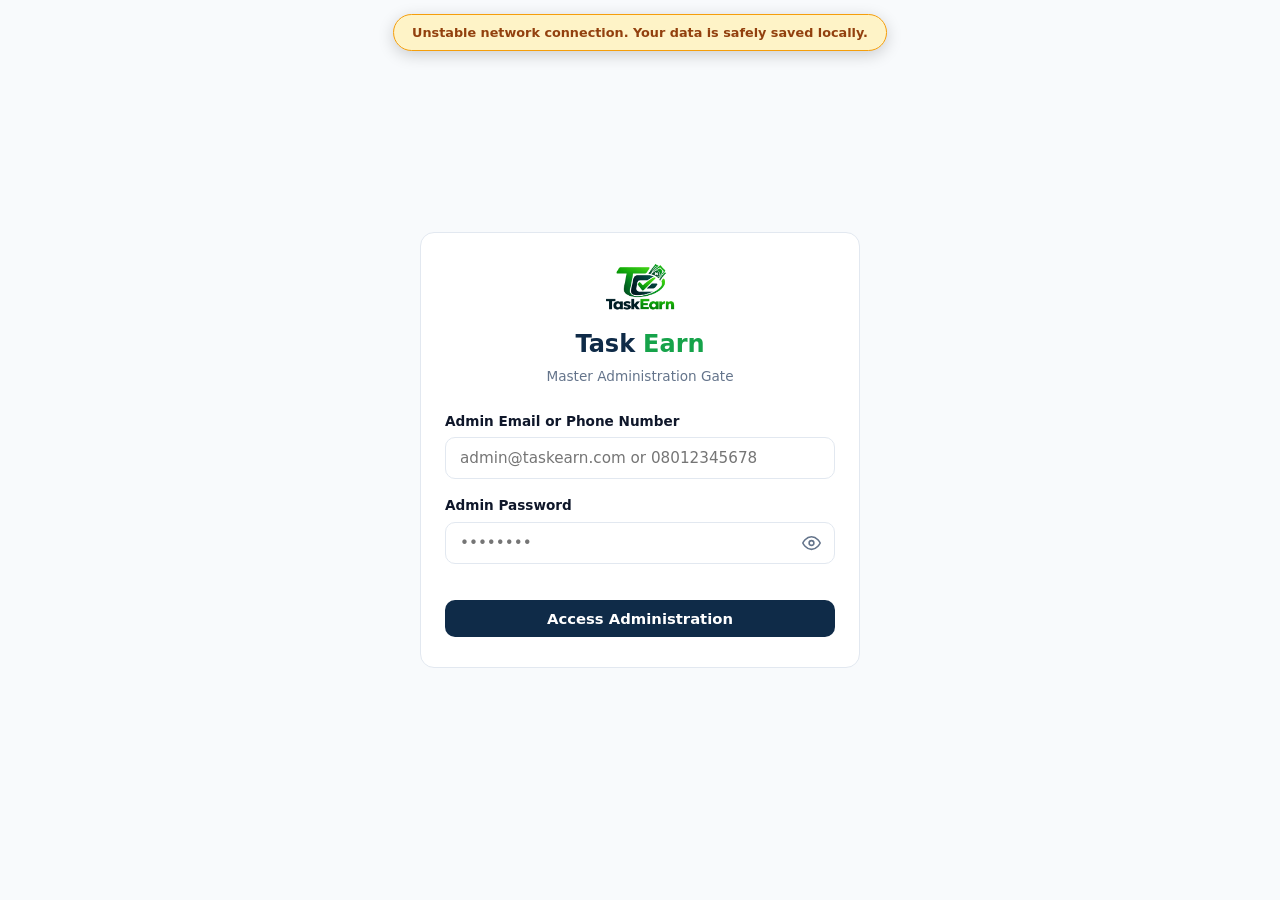
<file: admin.html>
<!DOCTYPE html>
<html lang="en">
<head>
  <meta charset="UTF-8">
  <meta name="viewport" content="width=device-width, initial-scale=1.0, maximum-scale=1.0, user-scalable=no, interactive-widget=resizes-content">
  <meta http-equiv="Cache-Control" content="no-cache, no-store, must-revalidate, max-age=0">
  <meta http-equiv="Pragma" content="no-cache">
  <meta http-equiv="Expires" content="0">
  <title>TaskEarn - Master Administration Portal</title>
  <link rel="preconnect" href="https://wnfucgrjovrdepxnljyz.supabase.co">
  <link rel="stylesheet" href="css/style.css?v=2.5">
  <style>
    .admin-sidebar {
      background-color: var(--primary-blue-dark);
      border-right: 1px solid rgba(255, 255, 255, 0.1);
    }
    .admin-sidebar .sidebar-brand {
      border-bottom: 1px solid rgba(255, 255, 255, 0.1);
    }
    .admin-sidebar .brand-logo {
      color: #ffffff;
    }
    .admin-sidebar .sidebar-link {
      color: #94a3b8;
    }
    .admin-sidebar .sidebar-link:hover {
      background-color: rgba(255, 255, 255, 0.08);
      color: #ffffff;
    }
    .admin-sidebar .sidebar-link.active {
      background-color: var(--primary-green);
      color: #ffffff;
    }
    .admin-header {
      background-color: var(--primary-blue);
      color: #ffffff;
      border-bottom: 1px solid rgba(255, 255, 255, 0.1);
    }
    .admin-header .brand-logo {
      color: #ffffff;
    }
    .admin-badge {
      background-color: rgba(255, 255, 255, 0.15);
      color: #ffffff;
      padding: 3px 8px;
      font-size: 0.72rem;
      font-weight: 700;
      border-radius: var(--radius-sm);
      letter-spacing: 0.05em;
    }
    .hub-grid {
      display: grid;
      grid-template-columns: repeat(auto-fill, minmax(280px, 1fr));
      gap: 16px;
      margin-top: 12px;
      margin-bottom: 24px;
    }
    .hub-card {
      background: var(--bg-surface);
      border: 1px solid var(--border-color);
      border-radius: var(--radius-md);
      padding: 18px 20px;
      cursor: pointer;
      transition: border-color 0.15s ease, box-shadow 0.15s ease;
      display: flex;
      flex-direction: column;
      justify-content: space-between;
    }
    .hub-card:hover {
      border-color: var(--primary-green);
      box-shadow: 0 4px 14px rgba(0, 0, 0, 0.08);
    }
    .hub-card-header {
      display: flex;
      align-items: center;
      justify-content: space-between;
      margin-bottom: 12px;
    }
    .hub-card-icon {
      width: 40px;
      height: 40px;
      border-radius: var(--radius-md);
      display: flex;
      align-items: center;
      justify-content: center;
      background-color: var(--bg-subtle);
      color: var(--primary-blue);
    }
    .hub-card-title {
      font-size: 1.05rem;
      font-weight: 700;
      color: var(--text-main);
      margin-bottom: 6px;
    }
    .hub-card-desc {
      font-size: 0.83rem;
      color: var(--text-muted);
      line-height: 1.45;
      margin-bottom: 14px;
    }
    .hub-card-action {
      font-size: 0.82rem;
      font-weight: 700;
      color: var(--primary-green-dark);
      display: flex;
      align-items: center;
      gap: 6px;
      margin-top: auto;
    }
    .more-subpage {
      animation: fadeInSubpage 0.18s ease-in-out;
    }
    @keyframes fadeInSubpage {
      from { opacity: 0; transform: translateY(6px); }
      to { opacity: 1; transform: translateY(0); }
    }
  </style>
</head>
<body>

  <!-- Admin Login Screen (Gate) -->
  <div id="admAuthScreen" class="auth-container">
    <div class="auth-card">
      <div class="auth-brand">
        <img src="logo/logo.png" alt="TaskEarn Logo" onerror="this.style.display='none'">
        <h1 class="brand-logo" style="justify-content: center; font-size: 1.5rem;">
          Task<span class="brand-highlight">Earn</span>
        </h1>
        <p style="font-size: 0.85rem; color: var(--text-muted); margin-top: 4px;">
          Master Administration Gate
        </p>
      </div>

      <div id="admAuthAlert" style="display: none;"></div>

      <form id="admLoginForm" onsubmit="handleAdminLoginSubmit(event)">
        <div class="form-group">
          <label class="form-label" for="admLoginEmail">Admin Email or Phone Number</label>
          <input type="text" id="admLoginEmail" required placeholder="admin@taskearn.com or 08012345678">
        </div>
        <div class="form-group">
          <label class="form-label" for="admLoginPassword">Admin Password</label>
          <div class="password-input-wrapper">
            <input type="password" id="admLoginPassword" required placeholder="••••••••">
            <button type="button" class="password-toggle-btn" aria-label="Show password" title="Show password" onclick="togglePasswordVisibility('admLoginPassword', this)"></button>
          </div>
        </div>
        <button type="submit" class="btn btn-dark btn-block" style="margin-top: 20px;">
          Access Administration
        </button>
      </form>
    </div>
  </div>

  <!-- Authenticated Admin Dashboard -->
  <div id="admDashboard" class="app-wrapper" style="display: none;">
    
    <!-- ================= ADMIN DESKTOP SIDEBAR ================= -->
    <aside class="app-sidebar admin-sidebar">
      <div class="sidebar-brand">
        <img src="logo/logo.png" alt="TaskEarn" onerror="this.style.display='none'">
        <div class="brand-logo">Task<span class="brand-highlight" style="color: #4ade80;">Earn</span></div>
      </div>

      <nav class="sidebar-nav">
        <div class="sidebar-link active" onclick="switchAdminTab('overview')" id="admDTabOverview">
          <span id="admDIconOverview"></span> Overview & Users
        </div>
        <div class="sidebar-link" onclick="switchAdminTab('tasks')" id="admDTabTasks">
          <span id="admDIconTasks"></span> Tasks List
        </div>
        <div class="sidebar-link" onclick="switchAdminTab('create-task')" id="admDTabCreate">
          <span id="admDIconCreate"></span> Create Task (+)
        </div>
        <div class="sidebar-link" onclick="switchAdminTab('financial')" id="admDTabFinancial">
          <span id="admDIconFinancial"></span> Financials & Payouts
          <span class="tab-badge" id="admDBadgeFinance" style="display: none;"></span>
        </div>
        <div class="sidebar-link" onclick="switchAdminTab('more')" id="admDTabMore">
          <span id="admDIconMore"></span> Support & Inbox
          <span class="tab-badge" id="admDBadgeMore" style="display: none;"></span>
        </div>
      </nav>

      <div style="margin-top: auto; padding-top: 16px; border-top: 1px solid rgba(255, 255, 255, 0.1);">
        <button type="button" class="btn btn-secondary btn-sm" style="width: 100%; background-color: rgba(255, 255, 255, 0.1); color: #ffffff; border-color: rgba(255, 255, 255, 0.2);" onclick="handleAdminLogout()">
          <span id="admSidebarLogoutIcon"></span> Sign Out
        </button>
      </div>
    </aside>

    <!-- ================= MAIN ADMIN COLUMN ================= -->
    <div class="app-main">
      
      <!-- Top Header -->
      <header class="app-header admin-header">
        <div class="brand-logo">
          <img src="logo/logo.png" alt="TaskEarn" onerror="this.style.display='none'">
          <span>Task<span class="brand-highlight" style="color: #4ade80;">Earn</span></span>
          <span class="admin-badge">ADMIN CONTROL</span>
        </div>
        <div class="header-actions" style="display: flex; align-items: center; gap: 10px;">
          <button type="button" class="btn btn-secondary btn-sm" style="background-color: rgba(255,255,255,0.1); color: #ffffff; border-color: rgba(255,255,255,0.2);" onclick="handleAdminLogout()">
            <span id="admHeaderLogoutIcon"></span> Sign Out
          </button>
        </div>
      </header>

      <div class="content-container">

        <!-- ================= TAB 1: OVERVIEW & USERS ================= -->
        <section id="adm-tab-overview" class="tab-panel active">
          
          <!-- Key Metrics -->
          <div class="grid-stats">
            <div class="stat-box" style="border-top: 3px solid var(--primary-green);">
              <div class="stat-label">Total Pay-In (₦)</div>
              <div class="stat-value" id="statTotalPayIn" style="color: var(--primary-green-dark);">₦0.00</div>
              <div class="stat-sub" id="statTotalPayInSub">0 verification payments</div>
            </div>
            <div class="stat-box" style="border-top: 3px solid #ef4444;">
              <div class="stat-label">Total Paid Out (₦)</div>
              <div class="stat-value" id="statTotalPaidOut" style="color: #b91c1c;">₦0.00</div>
              <div class="stat-sub" id="statPendingWithdrawalsCount">0 pending requests</div>
            </div>
            <div class="stat-box" style="border-top: 3px solid var(--primary-blue);">
              <div class="stat-label">Net Platform Balance (₦)</div>
              <div class="stat-value" id="statNetBalance" style="color: var(--primary-blue);">₦0.00</div>
              <div class="stat-sub">Pay-In minus Paid Out</div>
            </div>
            <div class="stat-box">
              <div class="stat-label">Total Registered Users</div>
              <div class="stat-value" id="statTotalUsers">0</div>
              <div class="stat-sub" id="statVerifiedUsersCount">0 verified members</div>
            </div>
            <div class="stat-box">
              <div class="stat-label">Total Points Earned</div>
              <div class="stat-value" id="statTotalPoints">0</div>
              <div class="stat-sub">Across all tasks</div>
            </div>
            <div class="stat-box">
              <div class="stat-label">Points Liability (₦)</div>
              <div class="stat-value" id="statConvertedNaira">₦0.00</div>
              <div class="stat-sub" id="statCurrentRateNotice">Rate: 1 Pt = ₦1.00</div>
            </div>
          </div>

          <!-- Recent Completed Tasks Activity Stream (Preview) -->
          <div class="card" style="border-left: 4px solid var(--primary-green);">
            <div class="card-header">
              <div style="flex: 1; min-width: 0;">
                <div style="display: flex; align-items: center; justify-content: space-between; gap: 8px; flex-wrap: wrap;">
                  <div>
                    <h3 class="card-title" style="margin-bottom: 0;">Completed Tasks (Live Feed)</h3>
                    <div style="font-size: 0.82rem; color: var(--text-muted); margin-top: 3px;">
                      Live feed (max 5 visible before scroll). Open full live feed in More to view all.
                    </div>
                  </div>
                  <div style="display: flex; align-items: center; gap: 8px;">
                    <span class="badge badge-approved" id="totalCompletionsBadge">0 Completed</span>
                    <button type="button" class="btn btn-secondary btn-sm" onclick="openMorePage('tasks-feed', 'overview')">
                      View All Live Feed <svg xmlns="http://www.w3.org/2000/svg" width="24" height="24" viewBox="0 0 24 24" fill="none" stroke="currentColor" stroke-width="2" stroke-linecap="round" stroke-linejoin="round" class="lucide lucide-chevron-right preview-icon"><path d="m9 18 6-6-6-6"/></svg>
                    </button>
                  </div>
                </div>
              </div>
            </div>

            <div class="table-responsive table-responsive-scroll-5">
              <table>
                <thead>
                  <tr>
                    <th>Date</th>
                    <th>User</th>
                    <th>Task Completed</th>
                    <th>Points Awarded</th>
                    <th>Verification Mode</th>
                  </tr>
                </thead>
                <tbody id="admRecentActivityTableBodyOverview">
                  <!-- Dynamically rendered -->
                </tbody>
              </table>
            </div>
          </div>

          <!-- User Directory (Preview) -->
          <div class="card">
            <div class="card-header">
              <div style="display: flex; align-items: center; justify-content: space-between; width: 100%; flex-wrap: wrap; gap: 8px;">
                <div>
                  <h3 class="card-title" style="margin-bottom: 0;">User Directory</h3>
                  <div style="font-size: 0.82rem; color: var(--text-muted); margin-top: 3px;">
                    Registered users (max 5 visible before scroll). Open full directory in More to search & manage.
                  </div>
                </div>
                <div style="display: flex; align-items: center; gap: 8px;">
                  <span class="badge badge-active" id="usersListTotalBadge">0 Members</span>
                  <button type="button" class="btn btn-primary btn-sm" onclick="openMorePage('users', 'overview')">
                    Open Full User Directory <svg xmlns="http://www.w3.org/2000/svg" width="24" height="24" viewBox="0 0 24 24" fill="none" stroke="currentColor" stroke-width="2" stroke-linecap="round" stroke-linejoin="round" class="lucide lucide-chevron-right preview-icon"><path d="m9 18 6-6-6-6"/></svg>
                  </button>
                </div>
              </div>
            </div>

            <div class="table-responsive table-responsive-scroll-5">
              <table>
                <thead>
                  <tr>
                    <th>User</th>
                    <th>Contact Info</th>
                    <th>Referral Code</th>
                    <th>Points Balance</th>
                    <th>Status</th>
                    <th>Actions</th>
                  </tr>
                </thead>
                <tbody id="admUsersTableBodyOverview">
                  <!-- Dynamically rendered -->
                </tbody>
              </table>
            </div>
          </div>

        </section>

        <!-- ================= TAB 2: TASKS LIST ================= -->
        <section id="adm-tab-tasks" class="tab-panel">
          
          <div class="card-header" style="margin-bottom: 20px;">
            <div>
              <h2 class="card-title" style="font-size: 1.3rem;">Campaigns & Tasks</h2>
              <div style="font-size: 0.85rem; color: var(--text-muted);">
                Manage active tasks, edit details, toggle visibility, or delete campaigns.
              </div>
            </div>
            <button class="btn btn-primary" onclick="switchAdminTab('create-task')">
              <span id="admBtnIconPlus"></span> Create New Task
            </button>
          </div>

          <div class="toolbar">
            <div class="search-box">
              <span id="admTaskSearchIcon"></span>
              <input type="text" id="admTaskSearchInput" placeholder="Search tasks by title..." oninput="renderAdminTasks()">
            </div>
            <div class="filter-actions">
              <select id="admTaskCategoryFilter" onchange="renderAdminTasks()">
                <option value="all">All Platforms</option>
                <option value="YouTube">YouTube</option>
                <option value="Instagram">Instagram</option>
                <option value="Twitter">Twitter / X</option>
                <option value="TikTok">TikTok</option>
                <option value="Telegram">Telegram</option>
                <option value="Facebook">Facebook</option>
                <option value="WhatsApp">WhatsApp</option>
                <option value="Threads">Threads</option>
                <option value="Spotify">Spotify</option>
                <option value="Video">Video Watch</option>
                <option value="Website">Website Visit</option>
              </select>
              <select id="admTaskStatusFilter" onchange="renderAdminTasks()">
                <option value="all">All Statuses</option>
                <option value="active">Active</option>
                <option value="hidden">Hidden</option>
              </select>
              <select id="admTaskSortFilter" onchange="renderAdminTasks()">
                <option value="newest" selected>Newest First</option>
                <option value="reward-desc">Highest Points</option>
                <option value="completions-desc">Most Completed</option>
              </select>
            </div>
          </div>

          <div class="table-responsive">
            <table>
              <thead>
                <tr>
                  <th>Task Title</th>
                  <th>Platform</th>
                  <th>Points</th>
                  <th>Dwell Time</th>
                  <th>Completions</th>
                  <th>Status</th>
                  <th>Actions</th>
                </tr>
              </thead>
              <tbody id="admTasksTableBody">
                <!-- Dynamically rendered -->
              </tbody>
            </table>
          </div>

        </section>

        <!-- ================= TAB 3: CREATE TASK (+) ================= -->
        <section id="adm-tab-create-task" class="tab-panel">
          <div class="card" style="max-width: 800px; margin: 0 auto;">
            <div class="card-header">
              <div style="display: flex; align-items: center; justify-content: space-between; width: 100%; flex-wrap: wrap; gap: 8px;">
                <h2 class="card-title" style="margin-bottom: 0;">Create a New Task Campaign</h2>
                <span class="badge badge-active">Automated Mode</span>
              </div>
            </div>

            <div id="createTaskAlert" style="display: none;"></div>

            <form id="createTaskForm" onsubmit="handleCreateTaskSubmit(event)">
              <div class="form-group">
                <label class="form-label" for="taskTitle">Task Title</label>
                <input type="text" id="taskTitle" required placeholder="e.g. Follow TaskEarn on Instagram">
              </div>

              <div class="grid-responsive-2">
                <div class="form-group">
                  <label class="form-label" for="taskCategory">Platform / Category</label>
                  <select id="taskCategory" required>
                    <option value="YouTube">YouTube</option>
                    <option value="Instagram">Instagram</option>
                    <option value="Twitter">Twitter / X</option>
                    <option value="TikTok">TikTok</option>
                    <option value="Telegram">Telegram</option>
                    <option value="Facebook">Facebook</option>
                    <option value="WhatsApp">WhatsApp</option>
                    <option value="Threads">Threads</option>
                    <option value="Spotify">Spotify</option>
                    <option value="Video">Video Watch</option>
                    <option value="Website">Website Visit</option>
                  </select>
                </div>
                <div class="form-group">
                  <label class="form-label" for="taskPoints">Points Reward</label>
                  <input type="number" id="taskPoints" required min="1" placeholder="e.g. 100">
                  <div class="form-helper" id="createTaskNairaPreview">Equiv: ₦0.00</div>
                </div>
              </div>

              <div class="form-group">
                <label class="form-label" for="taskTargetUrl">Target Action Link (URL)</label>
                <input type="url" id="taskTargetUrl" required placeholder="https://youtube.com/... or https://instagram.com/...">
                <div class="form-helper">The destination users will click to perform the task.</div>
              </div>

              <div class="grid-responsive-2">
                <div class="form-group">
                  <label class="form-label">Dwell Verification Duration</label>
                  <div style="display: grid; grid-template-columns: 1fr 1fr 1fr; gap: 8px;">
                    <div>
                      <div style="font-size: 0.72rem; color: var(--text-muted); margin-bottom: 2px; font-weight: 600;">Hours</div>
                      <input type="number" id="taskDwellHours" min="0" max="24" value="0" placeholder="0" oninput="updateCreateTaskDwellSummary()">
                    </div>
                    <div>
                      <div style="font-size: 0.72rem; color: var(--text-muted); margin-bottom: 2px; font-weight: 600;">Minutes</div>
                      <input type="number" id="taskDwellMinutes" min="0" max="59" value="0" placeholder="0" oninput="updateCreateTaskDwellSummary()">
                    </div>
                    <div>
                      <div style="font-size: 0.72rem; color: var(--text-muted); margin-bottom: 2px; font-weight: 600;">Seconds</div>
                      <input type="number" id="taskDwellSeconds" min="0" max="59" value="15" placeholder="15" oninput="updateCreateTaskDwellSummary()">
                    </div>
                  </div>
                  <div class="form-helper" id="taskDwellSummary">Total: 15s (Invisible timer duration for completion).</div>
                </div>
                <div class="form-group">
                  <label class="form-label" for="taskMaxCompletions">Max Participants Quota</label>
                  <input type="number" id="taskMaxCompletions" required min="1" value="1000">
                  <div class="form-helper">Maximum users who can earn from this task.</div>
                </div>
              </div>

              <div class="form-group">
                <label class="form-label" for="taskDescription">Instructions for User</label>
                <textarea id="taskDescription" rows="3" required placeholder="Describe what the user should do on the target page..."></textarea>
              </div>

              <button type="submit" class="btn btn-primary btn-block" style="margin-top: 10px;">
                Publish Task
              </button>
            </form>
          </div>
        </section>

        <!-- ================= TAB 4: FINANCIALS & SETTINGS ================= -->
        <section id="adm-tab-financial" class="tab-panel">
          
          <div class="card">
            <div class="card-header">
              <div style="display: flex; align-items: center; justify-content: space-between; width: 100%; flex-wrap: wrap; gap: 8px;">
                <h2 class="card-title" style="margin-bottom: 0;">Exchange Rate & Referral Configuration</h2>
                <span class="badge badge-approved">Live Rates</span>
              </div>
            </div>

            <div id="financialSettingsAlert" style="display: none;"></div>

            <form id="financialSettingsForm" onsubmit="handleSaveFinancialSettings(event)">
              <div class="grid-responsive-2">
                <div class="form-group">
                  <label class="form-label" for="settingPointRate">Point to Naira Rate</label>
                  <div class="input-group">
                    <span class="input-group-addon">1 Pt = ₦</span>
                    <input type="number" id="settingPointRate" step="0.01" min="0.01" required>
                  </div>
                  <div class="form-helper">e.g. 1.00 means 100 PTS = ₦100</div>
                </div>

                <div class="form-group">
                  <label class="form-label" for="settingReferralPoints">Referral Reward (Points)</label>
                  <input type="number" id="settingReferralPoints" min="0" required value="1000">
                  <div class="form-helper">Points awarded to referrer per friend.</div>
                </div>
              </div>

              <div class="grid-responsive-2" style="margin-top: 14px;">
                <div class="form-group">
                  <label class="form-label" for="settingMinTaskWithdrawal">Min Task Withdrawal (₦)</label>
                  <input type="number" id="settingMinTaskWithdrawal" min="100" required value="10000">
                  <div class="form-helper">Minimum amount for task earnings cashouts (Min ₦10,000).</div>
                </div>

                <div class="form-group">
                  <label class="form-label" for="settingMinReferralWithdrawal">Min Referral Withdrawal (₦)</label>
                  <input type="number" id="settingMinReferralWithdrawal" min="100" required value="1000">
                  <div class="form-helper">Minimum amount for referral earnings cashouts (Min ₦1,000).</div>
                </div>
              </div>

              <div class="grid-responsive-2" style="margin-top: 14px;">
                <div class="form-group">
                  <label class="form-label" for="settingVerificationFee">Account Verification Fee (₦)</label>
                  <input type="number" id="settingVerificationFee" min="0" required value="3000">
                  <div class="form-helper">One-time account activation fee charged via Paystack.</div>
                </div>

                <div class="form-group">
                  <label class="form-label" for="settingPaystackKey">Paystack Public Key</label>
                  <input type="text" id="settingPaystackKey" required value="pk_live_7ad543047c70c866ded395106782bf387c9fff6f">
                  <div class="form-helper">Public key used for secure inline checkout.</div>
                </div>
              </div>

              <div class="form-group" style="margin-top: 14px;">
                <label class="form-label" for="settingPaystackSecretKey">Paystack Live Secret Key</label>
                <div style="position: relative;">
                  <input type="password" id="settingPaystackSecretKey" required placeholder="Enter Paystack Live Secret Key" style="padding-right: 42px; font-family: monospace;">
                  <button type="button" class="password-toggle-btn" aria-label="Show secret key" title="Show secret key" onclick="togglePasswordVisibility('settingPaystackSecretKey', this)"></button>
                </div>
                <div class="form-helper">Live Secret Key used to automatically debit your Paystack balance when approving withdrawal payouts.</div>
              </div>

              <div class="grid-responsive-2" style="margin-top: 14px;">
                <div class="form-group">
                  <label class="form-label" for="settingAdminPhone">Admin Support Phone (11 Digits)</label>
                  <input type="tel" id="settingAdminPhone" maxlength="11" pattern="\d{11}" placeholder="08012345678" oninput="this.value = this.value.replace(/[^0-9]/g, '').slice(0, 11)">
                  <div class="form-helper">Official administrative line (must be exactly 11 digits).</div>
                </div>
                <div class="form-group">
                  <label class="form-label" for="settingAdminEmail">Admin Official Email</label>
                  <input type="email" id="settingAdminEmail" placeholder="admin@taskearn.com">
                  <div class="form-helper">System administrator email.</div>
                </div>
              </div>

              <button type="submit" class="btn btn-primary" style="margin-top: 10px;">
                Save Financial Rules
              </button>
            </form>
          </div>

          <!-- Admin Security & Password Card -->
          <div class="card" style="border-left: 4px solid var(--primary-blue-dark); margin-top: 24px;">
            <div class="card-header">
              <div style="display: flex; align-items: center; justify-content: space-between; width: 100%; flex-wrap: wrap; gap: 8px;">
                <h3 class="card-title" style="margin-bottom: 0;">Admin Security & Password</h3>
                <span class="badge badge-active">Master Access</span>
              </div>
            </div>

            <div id="adminPasswordAlert" style="display: none; margin-bottom: 16px;"></div>

            <form id="adminPasswordForm" onsubmit="handleAdminPasswordChange(event)">
              <div class="form-group">
                <label class="form-label" for="adminCurrentPass">Current Admin Password</label>
                <div class="password-input-wrapper">
                  <input type="password" id="adminCurrentPass" required placeholder="Enter current admin password">
                  <button type="button" class="password-toggle-btn" aria-label="Show password" title="Show password" onclick="togglePasswordVisibility('adminCurrentPass', this)"></button>
                </div>
              </div>

              <div class="grid-responsive-2">
                <div class="form-group">
                  <label class="form-label" for="adminNewPass">New Admin Password</label>
                  <div class="password-input-wrapper">
                    <input type="password" id="adminNewPass" required minlength="6" placeholder="At least 6 characters" oninput="checkPasswordCriteria(this.value, 'adminNewPassCriteria')">
                    <button type="button" class="password-toggle-btn" aria-label="Show password" title="Show password" onclick="togglePasswordVisibility('adminNewPass', this)"></button>
                  </div>
                  <div class="password-criteria-box" id="adminNewPassCriteria">
                    <div class="password-criteria-title">Password must include:</div>
                    <div class="password-criteria-grid">
                      <div class="password-criteria-item" data-rule="length">
                        <span class="password-criteria-dot"></span>
                        <span>At least 6 characters</span>
                      </div>
                      <div class="password-criteria-item" data-rule="capital">
                        <span class="password-criteria-dot"></span>
                        <span>At least 1 capital letter (A-Z)</span>
                      </div>
                      <div class="password-criteria-item" data-rule="lower">
                        <span class="password-criteria-dot"></span>
                        <span>Lowercase letters (a-z)</span>
                      </div>
                      <div class="password-criteria-item" data-rule="number">
                        <span class="password-criteria-dot"></span>
                        <span>At least 1 number (0-9)</span>
                      </div>
                      <div class="password-criteria-item" data-rule="symbol">
                        <span class="password-criteria-dot"></span>
                        <span>At least 1 symbol (!@#$%^&* etc.)</span>
                      </div>
                    </div>
                  </div>
                </div>

                <div class="form-group">
                  <label class="form-label" for="adminConfirmPass">Confirm New Admin Password</label>
                  <div class="password-input-wrapper">
                    <input type="password" id="adminConfirmPass" required minlength="6" placeholder="Confirm new admin password">
                    <button type="button" class="password-toggle-btn" aria-label="Show password" title="Show password" onclick="togglePasswordVisibility('adminConfirmPass', this)"></button>
                  </div>
                  <div class="form-helper">Re-enter your new administrator password.</div>
                </div>
              </div>

              <button type="submit" class="btn btn-secondary" style="margin-top: 10px;">
                Update Admin Password
              </button>
            </form>
          </div>

          <!-- Pay-In Records (Account Verification Fees Log - Preview) -->
          <div class="card" style="border-left: 4px solid var(--primary-green);">
            <div class="card-header">
              <div style="flex: 1; min-width: 0;">
                <div style="display: flex; align-items: center; justify-content: space-between; gap: 8px; flex-wrap: wrap;">
                  <div>
                    <h3 class="card-title" style="margin-bottom: 0;">Pay-In Records (Account Verification Fees)</h3>
                    <div style="font-size: 0.82rem; color: var(--text-muted); margin-top: 3px;">
                      Verification payments (max 5 visible before scroll). Open full screen for complete log & search.
                    </div>
                  </div>
                  <div style="display: flex; align-items: center; gap: 8px;">
                    <span class="badge badge-approved" id="totalPayInBadge">Total: ₦0.00</span>
                    <button type="button" class="btn btn-secondary btn-sm" onclick="openMorePage('pay-ins', 'financial')">
                      View All Pay-In Records <svg xmlns="http://www.w3.org/2000/svg" width="24" height="24" viewBox="0 0 24 24" fill="none" stroke="currentColor" stroke-width="2" stroke-linecap="round" stroke-linejoin="round" class="lucide lucide-chevron-right preview-icon"><path d="m9 18 6-6-6-6"/></svg>
                    </button>
                  </div>
                </div>
              </div>
            </div>

            <div class="table-responsive table-responsive-scroll-5">
              <table>
                <thead>
                  <tr>
                    <th>Date & Time</th>
                    <th>User</th>
                    <th>Amount (₦)</th>
                    <th>Gateway</th>
                    <th>Reference</th>
                    <th>Status</th>
                  </tr>
                </thead>
                <tbody id="admPayInTableBodyFinance">
                  <!-- Dynamically rendered -->
                </tbody>
              </table>
            </div>
          </div>

          <!-- Card: Task Withdrawal Requests (Dedicated Queue) -->
          <div class="card" style="border-left: 4px solid var(--primary-blue); margin-bottom: 24px;">
            <div class="card-header">
              <div style="flex: 1; min-width: 0;">
                <div style="display: flex; align-items: center; justify-content: space-between; gap: 8px; flex-wrap: wrap;">
                  <div>
                    <h3 class="card-title" style="margin-bottom: 0;">Task Withdrawal Requests</h3>
                    <div style="font-size: 0.82rem; color: var(--text-muted); margin-top: 3px;">
                      Pending withdrawals from user task earnings (Min ₦10,000 threshold).
                    </div>
                  </div>
                  <div style="display: flex; align-items: center; gap: 8px;">
                    <span class="badge badge-pending" id="pendingTaskWithdrawalsBadge">0 Pending</span>
                    <button type="button" class="btn btn-primary btn-sm" onclick="openMorePageWithFilter('pending-withdrawals', 'financial', 'task')">
                      Manage All Task Requests <svg xmlns="http://www.w3.org/2000/svg" width="24" height="24" viewBox="0 0 24 24" fill="none" stroke="currentColor" stroke-width="2" stroke-linecap="round" stroke-linejoin="round" class="lucide lucide-chevron-right preview-icon"><path d="m9 18 6-6-6-6"/></svg>
                    </button>
                  </div>
                </div>
              </div>
            </div>

            <div class="table-responsive table-responsive-scroll-5">
              <table>
                <thead>
                  <tr>
                    <th>Date</th>
                    <th>User</th>
                    <th>Points</th>
                    <th>Amount (₦)</th>
                    <th>Destination Bank & Account</th>
                    <th>Actions</th>
                  </tr>
                </thead>
                <tbody id="admPendingTaskWithdrawalsBodyFinance">
                  <!-- Dynamically rendered task requests -->
                </tbody>
              </table>
            </div>
          </div>

          <!-- Card: Referral Withdrawal Requests (Dedicated Queue) -->
          <div class="card" style="border-left: 4px solid var(--primary-green-dark); margin-bottom: 24px;">
            <div class="card-header">
              <div style="flex: 1; min-width: 0;">
                <div style="display: flex; align-items: center; justify-content: space-between; gap: 8px; flex-wrap: wrap;">
                  <div>
                    <h3 class="card-title" style="margin-bottom: 0;">Referral Withdrawal Requests</h3>
                    <div style="font-size: 0.82rem; color: var(--text-muted); margin-top: 3px;">
                      Pending withdrawals from user referral earnings (Min ₦1,000 threshold).
                    </div>
                  </div>
                  <div style="display: flex; align-items: center; gap: 8px;">
                    <span class="badge badge-approved" id="pendingRefWithdrawalsBadge">0 Pending</span>
                    <button type="button" class="btn btn-primary btn-sm" onclick="openMorePageWithFilter('pending-withdrawals', 'financial', 'referral')" style="background-color: var(--primary-green-dark); border-color: var(--primary-green-dark);">
                      Manage All Referral Requests <svg xmlns="http://www.w3.org/2000/svg" width="24" height="24" viewBox="0 0 24 24" fill="none" stroke="currentColor" stroke-width="2" stroke-linecap="round" stroke-linejoin="round" class="lucide lucide-chevron-right preview-icon"><path d="m9 18 6-6-6-6"/></svg>
                    </button>
                  </div>
                </div>
              </div>
            </div>

            <div class="table-responsive table-responsive-scroll-5">
              <table>
                <thead>
                  <tr>
                    <th>Date</th>
                    <th>User</th>
                    <th>Points</th>
                    <th>Amount (₦)</th>
                    <th>Destination Bank & Account</th>
                    <th>Actions</th>
                  </tr>
                </thead>
                <tbody id="admPendingRefWithdrawalsBodyFinance">
                  <!-- Dynamically rendered referral requests -->
                </tbody>
              </table>
            </div>
          </div>

          <!-- Completed Transactions Log (Preview) -->
          <div class="card">
            <div class="card-header">
              <div style="display: flex; align-items: center; justify-content: space-between; width: 100%; flex-wrap: wrap; gap: 8px;">
                <div>
                  <h3 class="card-title" style="margin-bottom: 0;">Withdrawal Transaction Logs (History)</h3>
                  <div style="font-size: 0.82rem; color: var(--text-muted); margin-top: 3px;">
                    Processed transactions (max 5 visible before scroll). Open full screen for full archive.
                  </div>
                </div>
                <button type="button" class="btn btn-secondary btn-sm" onclick="openMorePage('withdrawal-logs', 'financial')">
                  View Full Transaction Logs <svg xmlns="http://www.w3.org/2000/svg" width="24" height="24" viewBox="0 0 24 24" fill="none" stroke="currentColor" stroke-width="2" stroke-linecap="round" stroke-linejoin="round" class="lucide lucide-chevron-right preview-icon"><path d="m9 18 6-6-6-6"/></svg>
                </button>
              </div>
            </div>
            <div class="table-responsive table-responsive-scroll-5">
              <table>
                <thead>
                  <tr>
                    <th>Date</th>
                    <th>User</th>
                    <th>Source</th>
                    <th>Amount (₦)</th>
                    <th>Bank & Account</th>
                    <th>Status</th>
                    <th>Processed Date</th>
                  </tr>
                </thead>
                <tbody id="admCompletedWithdrawalsBodyFinance">
                  <!-- Dynamically rendered -->
                </tbody>
              </table>
            </div>
          </div>

        </section>

        <!-- ================= TAB 5: MORE PAGES & OPERATIONS HUB ================= -->
        <section id="adm-tab-more" class="tab-panel">
          
          <!-- Master Hub Menu -->
          <div id="admMoreHubMenu">
            <div class="card-header" style="margin-bottom: 20px;">
              <div>
                <h2 class="card-title" style="font-size: 1.35rem;">More Administration Pages & Tools</h2>
                <div style="font-size: 0.88rem; color: var(--text-muted); margin-top: 4px;">
                  Access dedicated screens for user directory, live activity feeds, financial records, support messages, and maintenance.
                </div>
              </div>
            </div>

            <!-- Category 1: User & Task Administration -->
            <div style="font-size: 0.82rem; font-weight: 700; text-transform: uppercase; letter-spacing: 0.05em; color: var(--text-muted); margin-bottom: 8px;">
              User & Task Management
            </div>
            <div class="hub-grid">
              <div class="hub-card" onclick="openMorePage('users')">
                <div>
                  <div class="hub-card-header">
                    <div class="hub-card-icon">
                      <span id="hubIconUsers"></span>
                    </div>
                    <span class="badge badge-active" id="hubUsersBadge">0 Members</span>
                  </div>
                  <div class="hub-card-title">User Directory</div>
                  <div class="hub-card-desc">
                    Search, filter, view profiles, adjust points, and manage user verification.
                  </div>
                </div>
                <div class="hub-card-action">Open User Directory <svg xmlns="http://www.w3.org/2000/svg" width="24" height="24" viewBox="0 0 24 24" fill="none" stroke="currentColor" stroke-width="2" stroke-linecap="round" stroke-linejoin="round" class="lucide lucide-chevron-right preview-icon"><path d="m9 18 6-6-6-6"/></svg></div>
              </div>

              <div class="hub-card" onclick="openMorePage('tasks-feed')">
                <div>
                  <div class="hub-card-header">
                    <div class="hub-card-icon">
                      <span id="hubIconTasksFeed"></span>
                    </div>
                    <span class="badge badge-approved" id="hubTasksBadge">0 Completed</span>
                  </div>
                  <div class="hub-card-title">Completed Tasks (Live Feed)</div>
                  <div class="hub-card-desc">
                    Real-time audit stream of all user task completions and dwell verifications.
                  </div>
                </div>
                <div class="hub-card-action">View Full Live Feed <svg xmlns="http://www.w3.org/2000/svg" width="24" height="24" viewBox="0 0 24 24" fill="none" stroke="currentColor" stroke-width="2" stroke-linecap="round" stroke-linejoin="round" class="lucide lucide-chevron-right preview-icon"><path d="m9 18 6-6-6-6"/></svg></div>
              </div>
            </div>

            <!-- Category 2: Financial & Payout Records -->
            <div style="font-size: 0.82rem; font-weight: 700; text-transform: uppercase; letter-spacing: 0.05em; color: var(--text-muted); margin-top: 14px; margin-bottom: 8px;">
              Financial Records & Payouts
            </div>
            <div class="hub-grid">
              <div class="hub-card" onclick="openMorePage('pay-ins')">
                <div>
                  <div class="hub-card-header">
                    <div class="hub-card-icon">
                      <span id="hubIconPayIns"></span>
                    </div>
                    <span class="badge badge-approved" id="hubPayInsBadge">Total: ₦0.00</span>
                  </div>
                  <div class="hub-card-title">Pay-In Records</div>
                  <div class="hub-card-desc">
                    Full logs of ₦3,000 verification payments received via Paystack.
                  </div>
                </div>
                <div class="hub-card-action">View Pay-In Records <svg xmlns="http://www.w3.org/2000/svg" width="24" height="24" viewBox="0 0 24 24" fill="none" stroke="currentColor" stroke-width="2" stroke-linecap="round" stroke-linejoin="round" class="lucide lucide-chevron-right preview-icon"><path d="m9 18 6-6-6-6"/></svg></div>
              </div>

              <div class="hub-card" onclick="openMorePageWithFilter('pending-withdrawals', 'more', 'task')">
                <div>
                  <div class="hub-card-header">
                    <div class="hub-card-icon">
                      <span id="hubIconPending"></span>
                    </div>
                    <span class="badge badge-pending" id="hubTaskPendingBadge">0 Task Pending</span>
                  </div>
                  <div class="hub-card-title">Task Withdrawal Requests</div>
                  <div class="hub-card-desc">
                    Process payouts for task earnings (Min ₦10,000 threshold).
                  </div>
                </div>
                <div class="hub-card-action">Manage Task Payouts <svg xmlns="http://www.w3.org/2000/svg" width="24" height="24" viewBox="0 0 24 24" fill="none" stroke="currentColor" stroke-width="2" stroke-linecap="round" stroke-linejoin="round" class="lucide lucide-chevron-right preview-icon"><path d="m9 18 6-6-6-6"/></svg></div>
              </div>

              <div class="hub-card" onclick="openMorePageWithFilter('pending-withdrawals', 'more', 'referral')">
                <div>
                  <div class="hub-card-header">
                    <div class="hub-card-icon" style="background: rgba(16, 185, 129, 0.12); color: var(--primary-green-dark);">
                      <span id="hubIconRefPending"></span>
                    </div>
                    <span class="badge badge-approved" id="hubRefPendingBadge">0 Ref Pending</span>
                  </div>
                  <div class="hub-card-title">Referral Withdrawal Requests</div>
                  <div class="hub-card-desc">
                    Process payouts for referral earnings (Min ₦1,000 threshold).
                  </div>
                </div>
                <div class="hub-card-action">Manage Referral Payouts <svg xmlns="http://www.w3.org/2000/svg" width="24" height="24" viewBox="0 0 24 24" fill="none" stroke="currentColor" stroke-width="2" stroke-linecap="round" stroke-linejoin="round" class="lucide lucide-chevron-right preview-icon"><path d="m9 18 6-6-6-6"/></svg></div>
              </div>

              <div class="hub-card" onclick="openMorePage('withdrawal-logs')">
                <div>
                  <div class="hub-card-header">
                    <div class="hub-card-icon">
                      <span id="hubIconLogs"></span>
                    </div>
                    <span class="badge badge-active" id="hubLogsBadge">0 Records</span>
                  </div>
                  <div class="hub-card-title">Withdrawal Transaction Logs</div>
                  <div class="hub-card-desc">
                    Complete historical records of all processed and declined withdrawals.
                  </div>
                </div>
                <div class="hub-card-action">View Payout History <svg xmlns="http://www.w3.org/2000/svg" width="24" height="24" viewBox="0 0 24 24" fill="none" stroke="currentColor" stroke-width="2" stroke-linecap="round" stroke-linejoin="round" class="lucide lucide-chevron-right preview-icon"><path d="m9 18 6-6-6-6"/></svg></div>
              </div>
            </div>

            <!-- Category 3: Support & System Tools -->
            <div style="font-size: 0.82rem; font-weight: 700; text-transform: uppercase; letter-spacing: 0.05em; color: var(--text-muted); margin-top: 14px; margin-bottom: 8px;">
              Support & Maintenance
            </div>
            <div class="hub-grid">
              <div class="hub-card" onclick="openMorePage('inbox')">
                <div>
                  <div class="hub-card-header">
                    <div class="hub-card-icon">
                      <span id="hubIconInbox"></span>
                    </div>
                    <span class="badge badge-active" id="hubInboxBadge">0 Chats</span>
                  </div>
                  <div class="hub-card-title">Support Inbox</div>
                  <div class="hub-card-desc">
                    Receive, view, and reply to user support inquiries and image attachments.
                  </div>
                </div>
                <div class="hub-card-action">Open Support Inbox <svg xmlns="http://www.w3.org/2000/svg" width="24" height="24" viewBox="0 0 24 24" fill="none" stroke="currentColor" stroke-width="2" stroke-linecap="round" stroke-linejoin="round" class="lucide lucide-chevron-right preview-icon"><path d="m9 18 6-6-6-6"/></svg></div>
              </div>

              <div class="hub-card" onclick="openMorePage('cloud-sync')">
                <div>
                  <div class="hub-card-header">
                    <div class="hub-card-icon">
                      <span id="hubIconCloud"></span>
                    </div>
                    <span class="badge badge-approved">Supabase Connected</span>
                  </div>
                  <div class="hub-card-title">Cloud Database & Maintenance</div>
                  <div class="hub-card-desc">
                    Perform cloud sync, export JSON backups, and system database maintenance.
                  </div>
                </div>
                <div class="hub-card-action">Open System Tools <svg xmlns="http://www.w3.org/2000/svg" width="24" height="24" viewBox="0 0 24 24" fill="none" stroke="currentColor" stroke-width="2" stroke-linecap="round" stroke-linejoin="round" class="lucide lucide-chevron-right preview-icon"><path d="m9 18 6-6-6-6"/></svg></div>
              </div>
            </div>
          </div>

          <!-- SUBPAGE 1: Full User Directory -->
          <div id="admMorePage-users" class="more-subpage card" style="display: none;">
            <div class="card-header" style="margin-bottom: 16px;">
              <div style="display: flex; align-items: center; justify-content: space-between; width: 100%; flex-wrap: wrap; gap: 10px;">
                <div style="display: flex; align-items: center; gap: 12px;">
                  <button type="button" class="btn btn-secondary btn-sm" onclick="closeMorePage()">
                    <svg xmlns="http://www.w3.org/2000/svg" width="24" height="24" viewBox="0 0 24 24" fill="none" stroke="currentColor" stroke-width="2" stroke-linecap="round" stroke-linejoin="round" class="lucide lucide-chevron-left preview-icon"><path d="m15 18-6-6 6-6"/></svg> Back
                  </button>
                  <h3 class="card-title" style="margin-bottom: 0;">User Directory (Full Dedicated Screen)</h3>
                </div>
                <span class="badge badge-active" id="fullUsersTotalBadge">0 Members</span>
              </div>
            </div>

            <!-- Toolbar -->
            <div class="toolbar">
              <div class="search-box">
                <span id="admSearchIconFull"></span>
                <input type="text" id="admUserSearchInputFull" placeholder="Search by name, username, email, or phone..." oninput="renderAdminUsers()">
              </div>
              <div class="filter-actions">
                <select id="admUserStatusFilterFull" onchange="renderAdminUsers()">
                  <option value="all">All Statuses</option>
                  <option value="active">Active Only</option>
                  <option value="suspended">Suspended Only</option>
                </select>
                <select id="admUserSortFilterFull" onchange="renderAdminUsers()">
                  <option value="points-desc">Highest Points</option>
                  <option value="points-asc">Lowest Points</option>
                  <option value="newest" selected>Newest Joined</option>
                  <option value="oldest">Oldest Joined</option>
                </select>
              </div>
            </div>

            <div class="table-responsive">
              <table>
                <thead>
                  <tr>
                    <th>User</th>
                    <th>Contact Info</th>
                    <th>Referral Code</th>
                    <th>Points Balance</th>
                    <th>Status</th>
                    <th>Actions</th>
                  </tr>
                </thead>
                <tbody id="admUsersTableBodyFull">
                  <!-- Dynamically rendered full list -->
                </tbody>
              </table>
            </div>
          </div>

          <!-- SUBPAGE 2: Full Completed Tasks Feed -->
          <div id="admMorePage-tasks-feed" class="more-subpage card" style="display: none; border-left: 4px solid var(--primary-green);">
            <div class="card-header" style="margin-bottom: 16px;">
              <div style="display: flex; align-items: center; justify-content: space-between; width: 100%; flex-wrap: wrap; gap: 10px;">
                <div style="display: flex; align-items: center; gap: 12px;">
                  <button type="button" class="btn btn-secondary btn-sm" onclick="closeMorePage()">
                    <svg xmlns="http://www.w3.org/2000/svg" width="24" height="24" viewBox="0 0 24 24" fill="none" stroke="currentColor" stroke-width="2" stroke-linecap="round" stroke-linejoin="round" class="lucide lucide-chevron-left preview-icon"><path d="m15 18-6-6 6-6"/></svg> Back
                  </button>
                  <div>
                    <h3 class="card-title" style="margin-bottom: 0;">Completed Tasks (Full Live Feed)</h3>
                    <div style="font-size: 0.82rem; color: var(--text-muted); margin-top: 3px;">
                      Real-time chronological log of all automated dwell verifications.
                    </div>
                  </div>
                </div>
                <span class="badge badge-approved" id="fullTasksTotalBadge">0 Completed</span>
              </div>
            </div>

            <!-- Toolbar for search -->
            <div class="toolbar" style="margin-bottom: 14px;">
              <div class="search-box">
                <span id="admTasksFeedSearchIconFull"></span>
                <input type="text" id="admRecentActivitySearchInputFull" placeholder="Search by user, task title, points, or verification mode..." oninput="renderRecentActivity()">
              </div>
            </div>

            <div class="table-responsive">
              <table>
                <thead>
                  <tr>
                    <th>Date</th>
                    <th>User</th>
                    <th>Task Completed</th>
                    <th>Points Awarded</th>
                    <th>Verification Mode</th>
                  </tr>
                </thead>
                <tbody id="admRecentActivityTableBodyFull">
                  <!-- Dynamically rendered full feed -->
                </tbody>
              </table>
            </div>
          </div>

          <!-- SUBPAGE 3: Full Pay-In Records -->
          <div id="admMorePage-pay-ins" class="more-subpage card" style="display: none; border-left: 4px solid var(--primary-green);">
            <div class="card-header" style="margin-bottom: 16px;">
              <div style="display: flex; align-items: center; justify-content: space-between; width: 100%; flex-wrap: wrap; gap: 10px;">
                <div style="display: flex; align-items: center; gap: 12px;">
                  <button type="button" class="btn btn-secondary btn-sm" onclick="closeMorePage()">
                    <svg xmlns="http://www.w3.org/2000/svg" width="24" height="24" viewBox="0 0 24 24" fill="none" stroke="currentColor" stroke-width="2" stroke-linecap="round" stroke-linejoin="round" class="lucide lucide-chevron-left preview-icon"><path d="m15 18-6-6 6-6"/></svg> Back
                  </button>
                  <h3 class="card-title" style="margin-bottom: 0;">Pay-In Records (Account Verification Fees)</h3>
                </div>
                <span class="badge badge-approved" id="fullPayInTotalBadge">Total: ₦0.00</span>
              </div>
            </div>

            <!-- Toolbar for search -->
            <div class="toolbar" style="margin-bottom: 14px;">
              <div class="search-box">
                <span id="admPayInSearchIconFull"></span>
                <input type="text" id="admPayInSearchInputFull" placeholder="Search by user, email, or reference..." oninput="renderPayInRecords()">
              </div>
            </div>

            <div class="table-responsive">
              <table>
                <thead>
                  <tr>
                    <th>Date & Time</th>
                    <th>User</th>
                    <th>Amount (₦)</th>
                    <th>Gateway</th>
                    <th>Reference</th>
                    <th>Status</th>
                  </tr>
                </thead>
                <tbody id="admPayInTableBodyFull">
                  <!-- Dynamically rendered full list -->
                </tbody>
              </table>
            </div>
          </div>

          <!-- SUBPAGE 4: Full Pending Withdrawals -->
          <div id="admMorePage-pending-withdrawals" class="more-subpage card" style="display: none; border-left: 4px solid var(--primary-blue);">
            <div class="card-header" style="margin-bottom: 16px;">
              <div style="display: flex; align-items: center; justify-content: space-between; width: 100%; flex-wrap: wrap; gap: 10px;">
                <div style="display: flex; align-items: center; gap: 12px;">
                  <button type="button" class="btn btn-secondary btn-sm" onclick="closeMorePage()">
                    <svg xmlns="http://www.w3.org/2000/svg" width="24" height="24" viewBox="0 0 24 24" fill="none" stroke="currentColor" stroke-width="2" stroke-linecap="round" stroke-linejoin="round" class="lucide lucide-chevron-left preview-icon"><path d="m15 18-6-6 6-6"/></svg> Back
                  </button>
                  <div>
                    <h3 class="card-title" style="margin-bottom: 0;">Pending Withdrawal Requests</h3>
                    <div style="font-size: 0.82rem; color: var(--text-muted); margin-top: 3px;">
                      Approve payouts after sending bank transfer, or decline to refund points.
                    </div>
                  </div>
                </div>
                <span class="badge badge-pending" id="fullPendingTotalBadge">0 Pending</span>
              </div>
            </div>

            <!-- Toolbar for search & filter -->
            <div class="toolbar" style="margin-bottom: 14px;">
              <div class="search-box">
                <span id="admPendingWithdrawalsSearchIconFull"></span>
                <input type="text" id="admPendingWithdrawalsSearchInputFull" placeholder="Search by user, bank, account number, or amount..." oninput="renderWithdrawalsQueue()">
              </div>
              <div class="filter-actions">
                <select id="admPendingWithdrawalsTypeFilterFull" onchange="renderWithdrawalsQueue()">
                  <option value="all">All Request Types</option>
                  <option value="task">Task Requests Only</option>
                  <option value="referral">Referral Requests Only</option>
                </select>
              </div>
            </div>

            <div class="table-responsive">
              <table>
                <thead>
                  <tr>
                    <th>Date</th>
                    <th>User</th>
                    <th>Source</th>
                    <th>Points</th>
                    <th>Amount (₦)</th>
                    <th>Destination Bank & Account</th>
                    <th>Actions</th>
                  </tr>
                </thead>
                <tbody id="admPendingWithdrawalsBodyFull">
                  <!-- Dynamically rendered full pending list -->
                </tbody>
              </table>
            </div>
          </div>

          <!-- SUBPAGE 5: Full Withdrawal Transaction Logs -->
          <div id="admMorePage-withdrawal-logs" class="more-subpage card" style="display: none;">
            <div class="card-header" style="margin-bottom: 16px;">
              <div style="display: flex; align-items: center; justify-content: space-between; width: 100%; flex-wrap: wrap; gap: 10px;">
                <div style="display: flex; align-items: center; gap: 12px;">
                  <button type="button" class="btn btn-secondary btn-sm" onclick="closeMorePage()">
                    <svg xmlns="http://www.w3.org/2000/svg" width="24" height="24" viewBox="0 0 24 24" fill="none" stroke="currentColor" stroke-width="2" stroke-linecap="round" stroke-linejoin="round" class="lucide lucide-chevron-left preview-icon"><path d="m15 18-6-6 6-6"/></svg> Back
                  </button>
                  <h3 class="card-title" style="margin-bottom: 0;">Withdrawal Transaction Logs (History)</h3>
                </div>
                <span class="badge badge-active" id="fullLogsTotalBadge">0 Records</span>
              </div>
            </div>

            <!-- Toolbar for search & filter -->
            <div class="toolbar" style="margin-bottom: 14px;">
              <div class="search-box">
                <span id="admWithdrawalLogsSearchIconFull"></span>
                <input type="text" id="admWithdrawalLogsSearchInputFull" placeholder="Search by user, bank, account number, amount, or reason..." oninput="renderWithdrawalsQueue()">
              </div>
              <div class="filter-actions">
                <select id="admWithdrawalLogsStatusFilterFull" onchange="renderWithdrawalsQueue()">
                  <option value="all">All Statuses</option>
                  <option value="approved">Approved Only</option>
                  <option value="declined">Declined Only</option>
                </select>
              </div>
            </div>

            <div class="table-responsive">
              <table>
                <thead>
                  <tr>
                    <th>Date</th>
                    <th>User</th>
                    <th>Source</th>
                    <th>Amount (₦)</th>
                    <th>Bank & Account</th>
                    <th>Status</th>
                    <th>Processed Date</th>
                  </tr>
                </thead>
                <tbody id="admCompletedWithdrawalsBodyFull">
                  <!-- Dynamically rendered full logs -->
                </tbody>
              </table>
            </div>
          </div>

          <!-- SUBPAGE 6: Support Inbox -->
          <div id="admMorePage-inbox" class="more-subpage" style="display: none;">
            <div id="admMoreInboxHeader" style="display: flex; align-items: center; justify-content: space-between; margin-bottom: 14px;">
              <button type="button" class="btn btn-secondary btn-sm" onclick="closeMorePage()">
                <svg xmlns="http://www.w3.org/2000/svg" width="24" height="24" viewBox="0 0 24 24" fill="none" stroke="currentColor" stroke-width="2" stroke-linecap="round" stroke-linejoin="round" class="lucide lucide-chevron-left preview-icon"><path d="m15 18-6-6 6-6"/></svg> Back
              </button>
              <h3 style="margin: 0; font-size: 1.15rem; font-weight: 700;">Support Inbox & Chat</h3>
            </div>

            <div class="inbox-layout viewing-list" id="admInboxLayout">
              <div class="inbox-conversations-panel card" style="padding: 14px; margin-bottom: 0;">
                <div style="display: flex; align-items: center; justify-content: space-between; margin-bottom: 10px;">
                  <h4 style="font-size: 0.82rem; text-transform: uppercase; color: var(--text-muted); padding: 0; margin: 0;">
                    User Conversations
                  </h4>
                  <div style="display: flex; align-items: center; gap: 8px;">
                    <span class="badge badge-active" id="admInboxConvCountBadge" style="font-size: 0.72rem;">0</span>
                    <button type="button" class="btn btn-primary btn-sm" style="padding: 3px 8px; font-size: 0.72rem; font-weight: 600;" onclick="openAdminNewChatModal()" title="Start conversation with any user">
                      + New Chat
                    </button>
                  </div>
                </div>
                <div class="search-box" style="margin-bottom: 12px; width: 100%;">
                  <span id="admInboxSearchIcon" class="icon"></span>
                  <input type="text" id="admInboxSearchInput" placeholder="Search conversations by user..." oninput="renderAdminConversationList()">
                </div>
                <div id="admConversationList" style="display: flex; flex-direction: column; gap: 8px;">
                  <!-- Dynamically rendered -->
                </div>
              </div>

              <div class="inbox-chat-panel chat-container" style="margin-bottom: 0;">
                <div class="chat-header">
                  <div style="display: flex; align-items: center; gap: 10px;">
                    <button type="button" class="inbox-back-btn" onclick="backToConversationList()">
                      <svg xmlns="http://www.w3.org/2000/svg" width="24" height="24" viewBox="0 0 24 24" fill="none" stroke="currentColor" stroke-width="2" stroke-linecap="round" stroke-linejoin="round" class="lucide lucide-chevron-left preview-icon"><path d="m15 18-6-6 6-6"/></svg> Back
                    </button>
                    <div style="display: flex; align-items: center; gap: 10px; cursor: pointer;" onclick="if(typeof selectedUserForChat !== 'undefined' && selectedUserForChat && selectedUserForChat.id) openUserDrawer(selectedUserForChat.id)" title="Click to view user profile">
                      <div id="admChatCurrentUserAvatar" style="width: 36px; height: 36px; border-radius: var(--radius-full); background-color: var(--primary-blue); color: #fff; display: none; align-items: center; justify-content: center; font-weight: 700; overflow: hidden; flex-shrink: 0; font-size: 0.85rem;">
                      </div>
                      <div>
                        <strong id="admChatCurrentUserName" style="font-size: 0.95rem;">Select a user to chat</strong>
                        <div style="font-size: 0.76rem; color: var(--text-muted);" id="admChatCurrentUserEmail"></div>
                      </div>
                    </div>
                  </div>
                </div>

                <div class="chat-messages" id="admChatMessages">
                  <div style="text-align: center; color: var(--text-muted); margin: auto;">
                    Select a user conversation from the list to view message history.
                  </div>
                </div>

                <form class="chat-input-bar" onsubmit="handleSendAdminReply(event)">
                  <label class="chat-file-btn" title="Attach Image">
                    <span id="admIconAttach"></span>
                    <input type="file" id="admChatImageInput" accept="image/*" style="display: none;" onchange="handleAdminChatImagePreview(event)">
                  </label>
                  <div style="flex: 1; display: flex; flex-direction: column;">
                    <div id="admChatImagePreviewContainer" style="display: none; padding-bottom: 4px;">
                      <span id="admChatImagePreviewName" style="font-size: 0.75rem; color: var(--text-muted);"></span>
                      <button type="button" onclick="clearAdminChatImagePreview()" class="btn btn-sm" style="padding: 2px 6px; font-size: 0.7rem; color: red;">Remove</button>
                    </div>
                    <input type="text" id="admChatTextInput" placeholder="Type response to user..." required autocomplete="off">
                  </div>
                  <button type="submit" class="btn btn-primary" style="padding: 10px 14px; flex-shrink: 0;">
                    <span id="admIconSend"></span> <span class="hide-mobile">Send</span>
                  </button>
                </form>
              </div>
            </div>
          </div>

          <!-- SUBPAGE 7: Cloud Database & Maintenance -->
          <div id="admMorePage-cloud-sync" class="more-subpage card" style="display: none;">
            <div class="card-header" style="margin-bottom: 0;">
              <div style="display: flex; align-items: center; justify-content: space-between; width: 100%; flex-wrap: wrap; gap: 10px;">
                <div style="display: flex; align-items: center; gap: 12px;">
                  <button type="button" class="btn btn-secondary btn-sm" onclick="closeMorePage()">
                    <svg xmlns="http://www.w3.org/2000/svg" width="24" height="24" viewBox="0 0 24 24" fill="none" stroke="currentColor" stroke-width="2" stroke-linecap="round" stroke-linejoin="round" class="lucide lucide-chevron-left preview-icon"><path d="m15 18-6-6 6-6"/></svg> Back
                  </button>
                  <h3 class="card-title" style="margin-bottom: 0;">Cloud Database & Maintenance</h3>
                </div>
                <span class="badge badge-approved" id="cloudSyncStatusBadge">Supabase Connected</span>
              </div>
            </div>
            <div class="more-subpage-scroll-body" style="padding: 18px 20px; overflow-y: auto; flex: 1;">
              <p style="font-size: 0.9rem; color: var(--text-muted); line-height: 1.6; margin-bottom: 14px;">
                TaskEarn is connected directly to your cloud storage on <strong>Supabase</strong>. All users, tasks, submissions, payments, and withdrawals sync automatically in real-time.
              </p>
              <div style="background: var(--bg-surface-alt, #f8fafc); border: 1px solid var(--border-color, #e2e8f0); border-radius: 6px; padding: 12px 14px; font-size: 0.85rem; margin-bottom: 16px;">
                <div><strong>Provider:</strong> Supabase (PostgreSQL & REST)</div>
                <div style="margin-top: 4px;"><strong>Project ID:</strong> <code style="font-family: monospace; color: var(--primary-blue-dark);">wnfucgrjovrdepxnljyz</code></div>
                <div style="margin-top: 4px;"><strong>Auth:</strong> Row Level Security & Anon API Key Authenticated</div>
              </div>
              <div style="display: flex; gap: 12px; flex-wrap: wrap;">
                <button type="button" class="btn btn-primary btn-sm" onclick="manualCloudSync()">
                  Sync Cloud Now
                </button>
                <button type="button" class="btn btn-secondary btn-sm" onclick="exportDatabaseJson()">
                  Export JSON Backup
                </button>
                <button type="button" class="btn btn-danger btn-sm" onclick="resetDatabaseDemoData()">
                  Wipe Database Clean
                </button>
              </div>
            </div>
          </div>

        </section>

      </div>
    </div>

    <!-- ================= ADMIN MOBILE BOTTOM NAVIGATION ================= -->
    <nav class="bottom-nav">
      <button class="nav-item active" onclick="switchAdminTab('overview')" id="mAdmNavOverview">
        <span id="mAdmIconOverview"></span>
        <span>Overview</span>
      </button>
      <button class="nav-item" onclick="switchAdminTab('tasks')" id="mAdmNavTasks">
        <span id="mAdmIconTasks"></span>
        <span>Tasks</span>
      </button>
      <button class="nav-item" onclick="switchAdminTab('create-task')" id="mAdmNavCreate">
        <span id="mAdmIconCreate"></span>
        <span>Create</span>
      </button>
      <button class="nav-item" onclick="switchAdminTab('financial')" id="mAdmNavFinancial">
        <span id="mAdmIconFinancial"></span>
        <span>Finance</span>
        <span class="tab-badge" id="mAdmBadgeFinance" style="display: none;"></span>
      </button>
      <button class="nav-item" onclick="switchAdminTab('more')" id="mAdmNavMore">
        <span id="mAdmIconMore"></span>
        <span>More</span>
        <span class="tab-badge" id="mAdmBadgeMore" style="display: none;"></span>
      </button>
    </nav>
  </div>

  <!-- User Details Drawer -->
  <div id="userDrawer" class="drawer-backdrop" onclick="if(event.target === this) closeUserDrawer()">
    <div class="drawer-panel">
      <div class="drawer-header">
        <h3 class="card-title" style="margin: 0; font-size: 1.15rem;">User Account Details</h3>
        <button class="modal-close" onclick="closeUserDrawer()" aria-label="Close drawer" title="Close">
          <span id="iconCloseDrawer"></span>
        </button>
      </div>

      <div id="drawerContent" class="drawer-body">
        <!-- Dynamically rendered -->
      </div>
    </div>
  </div>

  <!-- Edit Task Modal -->
  <div id="editTaskModal" class="modal-backdrop" onclick="if(event.target === this) closeEditTaskModal()">
    <div class="modal-dialog">
      <div class="modal-header">
        <h3 class="card-title">Edit Task Campaign</h3>
        <button class="modal-close" onclick="closeEditTaskModal()" aria-label="Close modal" title="Close">
          <span id="iconCloseEditModal"></span>
        </button>
      </div>
      <form id="editTaskForm" onsubmit="handleSaveTaskEdit(event)">
        <input type="hidden" id="editTaskId">
        <div class="form-group">
          <label class="form-label" for="editTaskTitle">Title</label>
          <input type="text" id="editTaskTitle" required>
        </div>
        <div class="form-group">
          <label class="form-label" for="editTaskPoints">Points Reward</label>
          <input type="number" id="editTaskPoints" required min="1">
        </div>
        <div class="form-group">
          <label class="form-label" for="editTaskUrl">Target Link</label>
          <input type="url" id="editTaskUrl" required>
        </div>
        <div class="form-group">
          <label class="form-label">Dwell Verification Duration</label>
          <div style="display: grid; grid-template-columns: 1fr 1fr 1fr; gap: 8px;">
            <div>
              <div style="font-size: 0.72rem; color: var(--text-muted); margin-bottom: 2px; font-weight: 600;">Hours</div>
              <input type="number" id="editTaskDwellHours" min="0" max="24" value="0" placeholder="0" oninput="updateEditTaskDwellSummary()">
            </div>
            <div>
              <div style="font-size: 0.72rem; color: var(--text-muted); margin-bottom: 2px; font-weight: 600;">Minutes</div>
              <input type="number" id="editTaskDwellMinutes" min="0" max="59" value="0" placeholder="0" oninput="updateEditTaskDwellSummary()">
            </div>
            <div>
              <div style="font-size: 0.72rem; color: var(--text-muted); margin-bottom: 2px; font-weight: 600;">Seconds</div>
              <input type="number" id="editTaskDwellSeconds" min="0" max="59" value="15" placeholder="15" oninput="updateEditTaskDwellSummary()">
            </div>
          </div>
          <div class="form-helper" id="editTaskDwellSummary">Total: 15s (Invisible verification timer for users).</div>
        </div>
        <div class="form-group">
          <label class="form-label" for="editTaskStatus">Status</label>
          <select id="editTaskStatus">
            <option value="active">Active (Visible)</option>
            <option value="hidden">Hidden</option>
            <option value="paused">Paused</option>
          </select>
        </div>
        <div class="form-group">
          <label class="form-label" for="editTaskDesc">Instructions</label>
          <textarea id="editTaskDesc" rows="3" required></textarea>
        </div>
        <button type="submit" class="btn btn-primary btn-block">Save Changes</button>
      </form>
    </div>
  </div>

  <!-- Start New Conversation Modal -->
  <div id="admNewChatModal" class="modal-backdrop" onclick="if(event.target === this) closeAdminNewChatModal()">
    <div class="modal-dialog" style="max-width: 480px; max-height: 80vh;">
      <div class="modal-header">
        <h3 class="card-title" style="margin: 0; font-size: 1.05rem;">Start New Conversation</h3>
        <button type="button" class="modal-close" onclick="closeAdminNewChatModal()" aria-label="Close modal" title="Close">
          <span id="iconCloseNewChatModal"></span>
        </button>
      </div>
      <div style="padding: 16px;">
        <div class="search-box" style="margin-bottom: 12px; width: 100%; max-width: 100%;">
          <span id="admNewChatSearchIcon" class="icon"></span>
          <input type="text" id="admNewChatSearchInput" placeholder="Search by name, @username, or email..." oninput="renderAdminNewChatUserList()">
        </div>
        <div id="admNewChatUserList" style="display: flex; flex-direction: column; gap: 8px; max-height: 340px; overflow-y: auto;">
          <!-- Dynamically populated -->
        </div>
      </div>
    </div>
  </div>

  <!-- Payout Approval & Paystack Debit Modal -->
  <div id="admPayoutModal" class="modal-backdrop" onclick="if(event.target === this) closeAdminPayoutModal()">
    <div class="modal-dialog" style="max-width: 480px;">
      <div class="modal-header">
        <h3 class="card-title" style="margin: 0; font-size: 1.05rem;">Authorize Withdrawal Payout</h3>
        <button type="button" class="modal-close" onclick="closeAdminPayoutModal()" aria-label="Close modal" title="Close">
          <svg xmlns="http://www.w3.org/2000/svg" width="20" height="20" viewBox="0 0 24 24" fill="none" stroke="currentColor" stroke-width="2" stroke-linecap="round" stroke-linejoin="round"><path d="M18 6 6 18"/><path d="m6 6 12 12"/></svg>
        </button>
      </div>
      <div style="padding: 20px;">
        <div id="payoutModalAlert" style="display: none; margin-bottom: 14px;"></div>
        
        <div style="background: var(--bg-surface-alt, #f8fafc); border: 1px solid var(--border-color); border-radius: 8px; padding: 16px; margin-bottom: 16px;">
          <div style="display: flex; justify-content: space-between; align-items: baseline; margin-bottom: 12px; border-bottom: 1px solid var(--border-color); padding-bottom: 10px;">
            <span style="font-size: 0.85rem; color: var(--text-muted); font-weight: 600;">Payout Amount:</span>
            <span id="payoutModalAmount" style="font-size: 1.35rem; font-weight: 800; color: var(--primary-green-dark);">₦0.00</span>
          </div>
          
          <div style="display: flex; flex-direction: column; gap: 8px; font-size: 0.9rem;">
            <div style="display: flex; justify-content: space-between;">
              <span style="color: var(--text-muted);">Recipient:</span>
              <strong id="payoutModalUser" style="color: var(--text-main);">-</strong>
            </div>
            <div style="display: flex; justify-content: space-between;">
              <span style="color: var(--text-muted);">Bank Name:</span>
              <strong id="payoutModalBank" style="color: var(--text-main);">-</strong>
            </div>
            <div style="display: flex; justify-content: space-between;">
              <span style="color: var(--text-muted);">Account Number:</span>
              <strong id="payoutModalAccountNum" style="font-family: monospace; letter-spacing: 1px; color: var(--text-main);">-</strong>
            </div>
            <div style="display: flex; justify-content: space-between;">
              <span style="color: var(--text-muted);">Account Name:</span>
              <strong id="payoutModalAccountName" style="color: var(--text-main);">-</strong>
            </div>
          </div>
        </div>

        <div style="font-size: 0.82rem; color: var(--text-muted); margin-bottom: 18px; line-height: 1.5; background: #eff6ff; border: 1px solid #bfdbfe; border-radius: 6px; padding: 10px 12px;">
          <strong style="color: #1e40af;">Automated Debit Source:</strong> Funds will be debited directly from your live Paystack balance and transferred to the recipient's bank account via Paystack Transfers API.
        </div>

        <div id="payoutActionButtons" style="display: flex; flex-direction: column; gap: 10px;">
          <button type="button" id="btnConfirmPaystackPayout" class="btn btn-primary btn-block" style="padding: 12px; font-weight: 700;" onclick="executePaystackPayout()">
            Authorize & Transfer via Paystack
          </button>
          <div style="display: flex; gap: 10px;">
            <button type="button" id="btnManualPayoutBypass" class="btn btn-secondary" style="flex: 1; font-size: 0.82rem;" onclick="executeManualPayoutBypass()">
              Approve Manually (Bypass Paystack)
            </button>
            <button type="button" class="btn btn-outline" style="flex: 0 0 80px;" onclick="closeAdminPayoutModal()">
              Cancel
            </button>
          </div>
        </div>
      </div>
    </div>
  </div>

  <!-- Scripts -->
  <script src="js/icons.js?v=2.5"></script>
  <script src="js/modal-dialog.js?v=2.5"></script>
  <script src="js/modal-select.js?v=2.5"></script>
  <script src="js/db.js?v=2.5"></script>
  <script src="js/admin.js?v=2.5"></script>
</body>
</html>
</file>
<file: css/style.css>
/* ==========================================================================
   TaskEarn Design System & Layout Stylesheet
   Strict Rules:
   - ZERO emojis (Clean SVG Icons only)
   - NO hover lifts / upward translations (Strictly prohibited)
   - NO glow or neon box-shadow effects (Strictly prohibited)
   - DISTINCT Desktop vs Mobile experiences (Sidebar on desktop, bottom-bar & bottom-sheets on mobile)
   ========================================================================== */

:root {
  --primary-green: #16a34a;
  --primary-green-dark: #15803d;
  --primary-green-light: #dcfce7;
  --primary-blue: #0f2b48;
  --primary-blue-dark: #0a1b2e;
  --primary-blue-light: #e0e7ff;
  
  --bg-page: #f8fafc;
  --bg-surface: #ffffff;
  --bg-subtle: #f1f5f9;
  
  --text-main: #0f172a;
  --text-muted: #64748b;
  --text-inverse: #ffffff;
  
  --border-color: #e2e8f0;
  --border-focus: #16a34a;
  
  --status-pending-bg: #fef3c7;
  --status-pending-text: #92400e;
  --status-approved-bg: #dcfce7;
  --status-approved-text: #166534;
  --status-declined-bg: #fee2e2;
  --status-declined-text: #991b1b;
  
  --font-sans: system-ui, -apple-system, BlinkMacSystemFont, 'Segoe UI', Roboto, Helvetica, Arial, sans-serif;
  --radius-sm: 6px;
  --radius-md: 10px;
  --radius-lg: 14px;
  --radius-full: 9999px;
  
  --header-height: 60px;
  --bottom-nav-height: 64px;
  --sidebar-width: 250px;
}

*, *::before, *::after {
  box-sizing: border-box;
  margin: 0;
  padding: 0;
}

html, body {
  height: 100%;
  font-family: var(--font-sans);
  background-color: var(--bg-page);
  color: var(--text-main);
  line-height: 1.5;
  -webkit-font-smoothing: antialiased;
}

/* ==========================================================================
   Utility & Buttons (No hover lift, no glow)
   ========================================================================== */

a {
  color: var(--primary-green-dark);
  text-decoration: none;
}

button {
  font-family: inherit;
  cursor: pointer;
  border: none;
  background: none;
}

input, select, textarea {
  font-family: inherit;
  font-size: 0.95rem;
  width: 100%;
  padding: 11px 14px;
  border: 1px solid var(--border-color);
  border-radius: var(--radius-md);
  background-color: #ffffff;
  color: var(--text-main);
  outline: none;
  transition: border-color 0.15s ease;
}

input:focus, select:focus, textarea:focus {
  border-color: var(--border-focus);
}

/* Input Groups */
.input-group {
  display: flex;
  align-items: stretch;
  width: 100%;
}

.input-group-addon {
  display: inline-flex;
  align-items: center;
  justify-content: center;
  padding: 10px 14px;
  background-color: var(--bg-subtle);
  border: 1px solid var(--border-color);
  border-right: none;
  border-top-left-radius: var(--radius-md);
  border-bottom-left-radius: var(--radius-md);
  font-weight: 700;
  font-size: 0.88rem;
  color: var(--text-main);
  white-space: nowrap !important;
  flex-shrink: 0 !important;
}

.input-group input {
  border-top-left-radius: 0 !important;
  border-bottom-left-radius: 0 !important;
  flex: 1;
  min-width: 0;
}

/* Password Input with Show/Hide Eye */
.password-input-wrapper {
  position: relative;
  display: flex;
  align-items: center;
  width: 100%;
}

.password-input-wrapper input {
  padding-right: 44px;
  width: 100%;
}

.password-toggle-btn {
  position: absolute;
  right: 6px;
  top: 50%;
  transform: translateY(-50%);
  background: transparent;
  border: none;
  padding: 8px;
  color: var(--text-muted);
  cursor: pointer;
  display: flex;
  align-items: center;
  justify-content: center;
  border-radius: var(--radius-sm);
  transition: color 0.15s ease;
  line-height: 0;
  user-select: none;
}

.password-toggle-btn:hover {
  color: var(--text-main);
}

.password-toggle-btn .icon {
  width: 19px;
  height: 19px;
}

.icon {
  width: 20px;
  height: 20px;
  display: inline-block;
  vertical-align: middle;
  stroke-width: 2;
  stroke: currentColor;
  fill: none;
  stroke-linecap: round;
  stroke-linejoin: round;
  flex-shrink: 0;
}

.icon-sm {
  width: 16px;
  height: 16px;
}

.icon-lg {
  width: 24px;
  height: 24px;
}

.preview-icon {
  width: 16px;
  height: 16px;
  display: inline-block;
  vertical-align: middle;
  flex-shrink: 0;
}

/* Standard Buttons */
.btn {
  display: inline-flex;
  align-items: center;
  justify-content: center;
  gap: 8px;
  padding: 10px 18px;
  font-size: 0.925rem;
  font-weight: 600;
  border-radius: var(--radius-md);
  transition: background-color 0.15s ease, color 0.15s ease, border-color 0.15s ease;
  user-select: none;
  white-space: nowrap;
}

.btn-primary {
  background-color: var(--primary-green);
  color: #ffffff;
}
.btn-primary:hover {
  background-color: var(--primary-green-dark);
}

.btn-secondary {
  background-color: var(--bg-subtle);
  color: var(--text-main);
  border: 1px solid var(--border-color);
}
.btn-secondary:hover {
  background-color: #e2e8f0;
}

.btn-danger {
  background-color: #ef4444;
  color: #ffffff;
}
.btn-danger:hover {
  background-color: #dc2626;
}

.btn-dark {
  background-color: var(--primary-blue);
  color: #ffffff;
}
.btn-dark:hover {
  background-color: var(--primary-blue-dark);
}

.btn-sm {
  padding: 6px 12px;
  font-size: 0.85rem;
  border-radius: var(--radius-sm);
}

.btn-block {
  width: 100%;
}

/* Badges - Strictly never wrap text or squish */
.badge {
  display: inline-flex;
  align-items: center;
  justify-content: center;
  padding: 4px 10px;
  font-size: 0.74rem;
  font-weight: 700;
  border-radius: var(--radius-full);
  text-transform: uppercase;
  letter-spacing: 0.04em;
  white-space: nowrap !important;
  flex-shrink: 0 !important;
  line-height: 1.2;
}

.badge-pending {
  background-color: var(--status-pending-bg);
  color: var(--status-pending-text);
}

.badge-approved, .badge-active {
  background-color: var(--status-approved-bg);
  color: var(--status-approved-text);
}

.badge-declined, .badge-suspended {
  background-color: var(--status-declined-bg);
  color: var(--status-declined-text);
}

.badge-hidden {
  background-color: #f1f5f9;
  color: #64748b;
}

/* Alerts - Hidden in page flow because all notifications render in sleek custom modals */
.alert,
[id*="Alert"],
[id*="alert"] {
  display: none !important;
  visibility: hidden !important;
  height: 0 !important;
  margin: 0 !important;
  padding: 0 !important;
  border: none !important;
  overflow: hidden !important;
}

/* ==========================================================================
   DESKTOP VS MOBILE ARCHITECTURE
   ========================================================================== */

.app-wrapper {
  display: flex;
  min-height: 100vh;
  width: 100%;
}

/* ---------------- DESKTOP SIDEBAR (Visible on Desktop only) ---------------- */
.app-sidebar {
  display: none; /* Hidden on mobile */
  width: var(--sidebar-width);
  background-color: #ffffff;
  border-right: 1px solid var(--border-color);
  flex-direction: column;
  position: fixed;
  top: 0;
  bottom: 0;
  left: 0;
  z-index: 50;
  padding: 24px 16px;
}

.sidebar-brand {
  display: flex;
  align-items: center;
  gap: 10px;
  padding: 0 8px 24px 8px;
  border-bottom: 1px solid var(--border-color);
  margin-bottom: 20px;
}

.sidebar-brand img {
  height: 38px;
  width: auto;
}

.sidebar-nav {
  display: flex;
  flex-direction: column;
  gap: 6px;
  flex: 1;
}

.sidebar-link {
  display: flex;
  align-items: center;
  gap: 12px;
  padding: 12px 14px;
  font-size: 0.95rem;
  font-weight: 600;
  color: var(--text-muted);
  border-radius: var(--radius-md);
  transition: background-color 0.15s ease, color 0.15s ease;
  cursor: pointer;
}

.sidebar-link:hover {
  background-color: var(--bg-subtle);
  color: var(--text-main);
}

.sidebar-link.active {
  background-color: var(--primary-green-light);
  color: var(--primary-green-dark);
}

.sidebar-user-block {
  padding: 14px;
  background-color: var(--bg-subtle);
  border-radius: var(--radius-md);
  display: flex;
  flex-direction: column;
  gap: 8px;
  margin-top: auto;
}

.sidebar-user-info {
  display: flex;
  align-items: center;
  gap: 10px;
}

.sidebar-avatar {
  width: 36px;
  height: 36px;
  border-radius: var(--radius-full);
  background-color: var(--primary-blue);
  color: #ffffff;
  display: flex;
  align-items: center;
  justify-content: center;
  font-weight: 700;
  font-size: 0.9rem;
  overflow: hidden;
}

/* ---------------- MAIN CONTENT AREA ---------------- */
.app-main {
  flex: 1;
  display: flex;
  flex-direction: column;
  min-width: 0;
  width: 100%;
}

/* Top App Header (Mobile & Desktop Topbar) */
.app-header {
  height: var(--header-height);
  background-color: var(--bg-surface);
  border-bottom: 1px solid var(--border-color);
  display: flex;
  align-items: center;
  justify-content: space-between;
  padding: 0 16px;
  position: sticky;
  top: 0;
  z-index: 40;
}

.brand-logo {
  display: flex;
  align-items: center;
  gap: 8px;
  font-size: 1.2rem;
  font-weight: 800;
  color: var(--primary-blue);
}

.brand-logo img {
  height: 32px;
  width: auto;
}

.brand-logo .brand-highlight {
  color: var(--primary-green);
}

.wallet-pill {
  display: flex;
  align-items: center;
  gap: 6px;
  background-color: var(--primary-green-light);
  color: var(--primary-green-dark);
  padding: 5px 12px;
  border-radius: var(--radius-full);
  font-weight: 700;
  font-size: 0.85rem;
}

.content-container {
  flex: 1;
  width: 100%;
  max-width: 1200px;
  margin: 0 auto;
  padding: 16px;
  padding-bottom: 84px; /* Space for mobile bottom bar */
}

/* ---------------- MOBILE BOTTOM NAVIGATION ---------------- */
.bottom-nav {
  position: fixed;
  bottom: 0;
  left: 0;
  right: 0;
  height: var(--bottom-nav-height);
  background-color: var(--bg-surface);
  border-top: 1px solid var(--border-color);
  display: flex;
  align-items: center;
  justify-content: space-around;
  z-index: 50;
  padding: 0 4px;
  padding-bottom: env(safe-area-inset-bottom, 0px);
}

.nav-item {
  display: flex;
  flex-direction: column;
  align-items: center;
  justify-content: center;
  gap: 3px;
  font-size: 0.72rem;
  font-weight: 600;
  color: var(--text-muted);
  width: 100%;
  height: 100%;
  transition: color 0.15s ease;
}

.nav-item.active {
  color: var(--primary-green) !important;
  font-weight: 700;
}

.nav-item.active .icon,
.nav-item.active svg {
  stroke: var(--primary-green) !important;
  color: var(--primary-green) !important;
}

.nav-item .icon {
  width: 22px;
  height: 22px;
}

/* Tab Panels */
.tab-panel {
  display: none;
}
.tab-panel.active {
  display: block;
}

/* ---------------- DESKTOP MEDIA QUERY (>= 992px) ---------------- */
@media (min-width: 992px) {
  .app-sidebar {
    display: flex;
  }
  .app-main {
    margin-left: var(--sidebar-width);
  }
  .app-header .brand-logo {
    display: none; /* Brand already in sidebar */
  }
  .bottom-nav {
    display: none; /* No bottom nav on desktop */
  }
  .content-container {
    padding: 28px 36px;
    padding-bottom: 40px;
  }
}

/* ==========================================================================
   Cards, Grids & Toolbar
   ========================================================================== */

.card {
  background-color: var(--bg-surface);
  border: 1px solid var(--border-color);
  border-radius: var(--radius-lg);
  padding: 20px;
  margin-bottom: 20px;
}

.card-header {
  display: flex;
  align-items: flex-start;
  justify-content: space-between;
  gap: 12px;
  flex-wrap: wrap;
  margin-bottom: 16px;
}

.card-title {
  font-size: 1.15rem;
  font-weight: 700;
  color: var(--text-main);
}

.grid-stats {
  display: grid;
  grid-template-columns: repeat(2, 1fr);
  gap: 14px;
  margin-bottom: 20px;
}

@media (min-width: 992px) {
  .grid-stats {
    grid-template-columns: repeat(3, 1fr);
    gap: 18px;
  }
}

.stat-box {
  background-color: var(--bg-surface);
  border: 1px solid var(--border-color);
  border-radius: var(--radius-md);
  padding: 16px;
}

.stat-box .stat-label {
  font-size: 0.78rem;
  font-weight: 700;
  color: var(--text-muted);
  text-transform: uppercase;
  letter-spacing: 0.04em;
  margin-bottom: 6px;
}

.stat-box .stat-value {
  font-size: 1.4rem;
  font-weight: 800;
  color: var(--primary-blue);
}

.stat-box .stat-sub {
  font-size: 0.78rem;
  color: var(--primary-green-dark);
  font-weight: 600;
  margin-top: 4px;
}

/* Toolbar */
.toolbar {
  display: flex;
  flex-direction: column;
  gap: 12px;
  margin-bottom: 20px;
}

@media (min-width: 640px) {
  .toolbar {
    flex-direction: row;
    align-items: center;
    justify-content: space-between;
  }
}

.search-box {
  position: relative;
  width: 100%;
  max-width: 400px;
  flex-shrink: 0;
  display: flex;
  align-items: center;
}

.toolbar .search-box {
  flex: 1;
}

/* Position only the immediate container or direct icon child */
.search-box > span:first-child,
.search-box > .icon:first-child,
.search-box > svg:first-child {
  position: absolute !important;
  left: 14px !important;
  top: 50% !important;
  transform: translateY(-50%) !important;
  color: var(--text-muted) !important;
  display: inline-flex !important;
  align-items: center !important;
  justify-content: center !important;
  pointer-events: none !important;
  z-index: 2 !important;
  width: 18px !important;
  height: 18px !important;
  line-height: 1 !important;
}

/* Inner SVG must NOT be absolute positioned with left offset */
.search-box > span:first-child .icon,
.search-box > span:first-child svg {
  position: static !important;
  left: auto !important;
  top: auto !important;
  transform: none !important;
  width: 18px !important;
  height: 18px !important;
  display: block !important;
  color: var(--text-muted) !important;
  stroke: var(--text-muted) !important;
}

.search-box input {
  width: 100% !important;
  padding-left: 44px !important;
  padding-right: 14px !important;
  box-sizing: border-box !important;
}

.filter-actions {
  display: flex;
  align-items: center;
  gap: 10px;
  flex-wrap: wrap;
}

.filter-actions select,
.filter-actions .modal-select-trigger {
  width: auto;
  min-width: 140px;
}

@media (max-width: 640px) {
  .filter-actions {
    width: 100%;
    display: grid;
    grid-template-columns: 1fr 1fr;
    gap: 8px;
  }
  .filter-actions select,
  .filter-actions .modal-select-trigger {
    width: 100%;
    min-width: 0;
  }
}

.section-heading {
  display: flex;
  align-items: center;
  justify-content: space-between;
  margin: 28px 0 14px 0;
  font-size: 1.05rem;
  font-weight: 700;
  color: var(--text-main);
}

.section-subtext {
  font-size: 0.82rem;
  color: var(--text-muted);
  font-weight: normal;
}

/* ==========================================================================
   Tasks List & Automated Flow Items
   ========================================================================== */

.task-list {
  display: flex;
  flex-direction: column;
  gap: 12px;
}

.task-item {
  background-color: var(--bg-surface);
  border: 1px solid var(--border-color);
  border-radius: var(--radius-md);
  padding: 16px;
  display: flex;
  flex-direction: column;
  gap: 12px;
  transition: border-color 0.15s ease;
}

@media (min-width: 640px) {
  .task-item {
    flex-direction: row;
    align-items: center;
    justify-content: space-between;
  }
}

.task-item:hover {
  border-color: #cbd5e1;
}

.task-info-main {
  display: flex;
  gap: 14px;
  align-items: flex-start;
}

.task-icon-badge {
  width: 44px;
  height: 44px;
  border-radius: var(--radius-md);
  background-color: var(--bg-subtle);
  color: var(--primary-blue);
  display: flex;
  align-items: center;
  justify-content: center;
  flex-shrink: 0;
}

.task-details {
  flex: 1;
}

.task-meta {
  display: flex;
  align-items: center;
  gap: 8px;
  margin-bottom: 4px;
  font-size: 0.78rem;
  color: var(--text-muted);
}

.task-title {
  font-size: 0.98rem;
  font-weight: 700;
  color: var(--text-main);
  margin-bottom: 4px;
  line-height: 1.35;
}

.task-reward {
  display: flex;
  align-items: center;
  gap: 8px;
  font-size: 0.88rem;
  font-weight: 700;
  color: var(--primary-green-dark);
}

.task-completed {
  opacity: 0.8;
  background-color: #f8fafc;
}

/* ==========================================================================
   Tables & Mobile Responsive Representation
   ========================================================================== */

.table-responsive {
  width: 100%;
  overflow-x: auto;
  -webkit-overflow-scrolling: touch;
  border-radius: var(--radius-md);
  border: 1px solid var(--border-color);
  background-color: var(--bg-surface);
}

/* Scrollable table container constrained to max 5 items before scroll */
.table-responsive-scroll-5 {
  width: 100%;
  max-height: 310px;
  overflow-y: auto;
  overflow-x: auto;
  -webkit-overflow-scrolling: touch;
  border-radius: var(--radius-md);
  border: 1px solid var(--border-color);
  background-color: var(--bg-surface);
}

.table-responsive-scroll-5 thead th {
  position: sticky;
  top: 0;
  z-index: 3;
  background-color: var(--bg-subtle);
  box-shadow: 0 1px 0 var(--border-color);
}

table {
  width: 100%;
  min-width: 620px;
  border-collapse: collapse;
  text-align: left;
  font-size: 0.88rem;
}

th {
  background-color: var(--bg-subtle);
  color: var(--text-muted);
  font-weight: 700;
  font-size: 0.76rem;
  text-transform: uppercase;
  letter-spacing: 0.04em;
  padding: 12px 14px;
  border-bottom: 1px solid var(--border-color);
  white-space: nowrap;
}

td {
  padding: 12px 14px;
  border-bottom: 1px solid var(--border-color);
  color: var(--text-main);
  vertical-align: middle;
}

tr:last-child td {
  border-bottom: none;
}

tr:hover td {
  background-color: #fcfdfe;
}

/* ==========================================================================
   Chat / Messaging Components
   ========================================================================== */

.chat-container {
  display: flex;
  flex-direction: column;
  height: calc(100vh - 200px);
  min-height: 440px;
  background-color: var(--bg-surface);
  border: 1px solid var(--border-color);
  border-radius: var(--radius-lg);
  overflow: hidden;
}

.chat-header {
  padding: 12px 16px;
  background-color: var(--bg-surface);
  border-bottom: 1px solid var(--border-color);
  display: flex;
  align-items: center;
  justify-content: space-between;
}

.chat-messages {
  flex: 1;
  padding: 16px;
  overflow-y: auto;
  display: flex;
  flex-direction: column;
  gap: 12px;
  background-color: #fafbfc;
}

.message-bubble {
  max-width: 85%;
  padding: 10px 14px;
  border-radius: var(--radius-md);
  font-size: 0.9rem;
  line-height: 1.45;
  word-wrap: break-word;
}

.message-user {
  align-self: flex-end;
  background-color: var(--primary-green);
  color: #ffffff;
  border-bottom-right-radius: 2px;
}

.message-admin {
  align-self: flex-start;
  background-color: #ffffff;
  color: var(--text-main);
  border: 1px solid var(--border-color);
  border-bottom-left-radius: 2px;
}

.message-meta {
  font-size: 0.7rem;
  margin-top: 4px;
  opacity: 0.8;
  text-align: right;
}

.message-image {
  max-width: 100%;
  max-height: 200px;
  border-radius: var(--radius-sm);
  margin-top: 6px;
  display: block;
}

.chat-input-bar {
  padding: 12px 14px;
  background-color: var(--bg-surface);
  border-top: 1px solid var(--border-color);
  display: flex;
  align-items: center;
  gap: 10px;
}

.chat-file-btn {
  padding: 8px;
  border-radius: var(--radius-sm);
  color: var(--text-muted);
  cursor: pointer;
}
.chat-file-btn:hover {
  background-color: var(--bg-subtle);
  color: var(--text-main);
}

/* ==========================================================================
   Responsive Support Inbox Layout (Desktop 2-Col vs Mobile Smart Stack)
   ========================================================================== */

.inbox-layout {
  display: flex;
  flex-direction: column;
  gap: 16px;
  width: 100%;
}

.inbox-conversations-panel {
  width: 100%;
}

.inbox-chat-panel {
  width: 100%;
}

.inbox-back-btn {
  display: none; /* Hidden on desktop */
}

@media (min-width: 900px) {
  .inbox-layout {
    display: grid;
    grid-template-columns: 290px 1fr;
    gap: 20px;
    align-items: start;
  }
  .inbox-conversations-panel {
    display: block !important;
  }
  .inbox-chat-panel {
    display: block !important;
  }
}

@media (max-width: 899px) {
  /* On mobile: view either conversation list OR active chat with Back button */
  .inbox-layout.viewing-chat .inbox-conversations-panel {
    display: none !important;
  }
  .inbox-layout.viewing-list .inbox-chat-panel {
    display: none !important;
  }
  .inbox-back-btn {
    display: inline-flex;
    align-items: center;
    gap: 6px;
    padding: 6px 12px;
    font-size: 0.8rem;
    font-weight: 700;
    color: var(--primary-blue);
    background-color: var(--bg-subtle);
    border: 1px solid var(--border-color);
    border-radius: var(--radius-sm);
    cursor: pointer;
    margin-right: 8px;
  }
  .inbox-chat-panel.chat-container {
    height: calc(100vh - 220px);
    min-height: 400px;
  }
  .chat-input-bar {
    padding: 10px 12px;
    gap: 8px;
  }
  .chat-input-bar input {
    padding: 9px 12px;
    font-size: 0.9rem;
  }
}

/* ==========================================================================
   Full-Bleed Messages Layout (Zero Spacing Around Card, Fits Top to Bottom)
   ========================================================================== */

@media (max-width: 991px) {
  body.tab-messages-active {
    overflow: hidden !important;
  }

  body.tab-messages-active .content-container,
  .content-container:has(#tab-messages.active) {
    padding: 0 !important;
    padding-bottom: 0 !important;
    margin: 0 !important;
    max-width: 100% !important;
    width: 100% !important;
  }

  /* Fixed anchor: exactly from bottom of header (top: 60px) to top of bottom-nav (bottom: 64px) */
  body.tab-messages-active #tab-messages,
  #tab-messages.active {
    position: fixed !important;
    top: var(--header-height) !important;
    bottom: var(--bottom-nav-height) !important;
    left: 0 !important;
    right: 0 !important;
    width: 100% !important;
    height: auto !important;
    margin: 0 !important;
    padding: 0 !important;
    display: flex !important;
    flex-direction: column !important;
    overflow: hidden !important;
    z-index: 45 !important;
    background-color: var(--bg-surface) !important;
  }

  body.tab-messages-active #tab-messages .chat-container,
  #tab-messages.active .chat-container {
    height: 100% !important;
    min-height: 0 !important;
    max-height: 100% !important;
    width: 100% !important;
    border: none !important;
    border-radius: 0 !important;
    margin: 0 !important;
    padding: 0 !important;
    box-shadow: none !important;
    flex: 1 !important;
    display: flex !important;
    flex-direction: column !important;
    overflow: hidden !important;
    background-color: var(--bg-surface) !important;
  }

  body.tab-messages-active #tab-messages .chat-header,
  #tab-messages.active .chat-header {
    border-radius: 0 !important;
    border-top: none !important;
    border-left: none !important;
    border-right: none !important;
    border-bottom: 1px solid var(--border-color) !important;
    flex-shrink: 0 !important;
    padding: 10px 16px !important;
    background-color: var(--bg-surface) !important;
  }

  body.tab-messages-active #tab-messages .chat-messages,
  #tab-messages.active .chat-messages {
    flex: 1 !important;
    overflow-y: auto !important;
    -webkit-overflow-scrolling: touch !important;
    padding: 14px 14px !important;
    background-color: #fafbfc !important;
  }

  body.tab-messages-active #tab-messages .chat-input-bar,
  #tab-messages.active .chat-input-bar {
    border-radius: 0 !important;
    border-left: none !important;
    border-right: none !important;
    border-bottom: none !important;
    border-top: 1px solid var(--border-color) !important;
    padding: 10px 14px !important;
    background-color: var(--bg-surface) !important;
    flex-shrink: 0 !important;
    margin: 0 !important;
    position: relative !important;
    z-index: 10 !important;
  }

  body.tab-messages-active #tab-messages .chat-input-bar input,
  #tab-messages.active .chat-input-bar input {
    padding: 9px 12px !important;
    font-size: 0.9rem !important;
  }
}

/* ==========================================================================
   Admin More Subpages Full-Bleed Fixed Layout (Fixed Shell, Only Content Scrolls)
   ========================================================================== */

/* All more-subpages default to hidden */
.more-subpage {
  display: none !important;
}

/* Only the active more-subpage is displayed */
.more-subpage.active {
  display: flex !important;
  flex-direction: column !important;
}

@media (max-width: 991px) {
  body.adm-subpage-active {
    overflow: hidden !important;
    height: 100vh !important;
    height: 100dvh !important;
  }

  body.adm-subpage-active .content-container {
    padding: 0 !important;
    padding-bottom: 0 !important;
    margin: 0 !important;
    max-width: 100% !important;
    width: 100% !important;
    overflow: hidden !important;
  }

  /* Fixed anchor: ONLY for the active subpage */
  body.adm-subpage-active .more-subpage.active {
    position: fixed !important;
    top: var(--header-height) !important;
    bottom: var(--bottom-nav-height) !important;
    left: 0 !important;
    right: 0 !important;
    width: 100% !important;
    height: auto !important;
    margin: 0 !important;
    padding: 0 !important;
    display: flex !important;
    flex-direction: column !important;
    overflow: hidden !important;
    z-index: 45 !important;
    background-color: var(--bg-surface) !important;
    border: none !important;
    border-radius: 0 !important;
    box-shadow: none !important;
  }

  /* Fixed Subpage Top Header */
  body.adm-subpage-active .more-subpage.active .card-header,
  body.adm-subpage-active #admMorePage-inbox.active #admMoreInboxHeader {
    flex-shrink: 0 !important;
    padding: 10px 14px !important;
    margin: 0 !important;
    background-color: var(--bg-surface) !important;
    border-bottom: 1px solid var(--border-color) !important;
    z-index: 10 !important;
  }

  /* Fixed Subpage Search Toolbar */
  body.adm-subpage-active .more-subpage.active .toolbar {
    flex-shrink: 0 !important;
    padding: 10px 14px !important;
    margin: 0 !important;
    background-color: var(--bg-surface) !important;
    border-bottom: 1px solid var(--border-color) !important;
    z-index: 10 !important;
  }

  /* The Scrollable Table Container */
  body.adm-subpage-active .more-subpage.active .table-responsive {
    flex: 1 !important;
    height: 100% !important;
    min-height: 0 !important;
    overflow-y: auto !important;
    overflow-x: auto !important;
    -webkit-overflow-scrolling: touch !important;
    margin: 0 !important;
    padding: 0 !important;
    border: none !important;
    border-radius: 0 !important;
    background-color: var(--bg-surface) !important;
  }

  /* Sticky Table Column Headers */
  body.adm-subpage-active .more-subpage.active table thead th {
    position: sticky !important;
    top: 0 !important;
    z-index: 5 !important;
    background-color: var(--bg-subtle) !important;
  }

  /* The Scrollable Body for Maintenance/Cloud Page */
  body.adm-subpage-active .more-subpage.active .more-subpage-scroll-body {
    flex: 1 !important;
    height: 100% !important;
    min-height: 0 !important;
    overflow-y: auto !important;
    -webkit-overflow-scrolling: touch !important;
    padding: 16px 14px !important;
  }

  /* Support Inbox Layout (Fixed shell, only messages/conversations scroll) */
  body.adm-subpage-active #admMorePage-inbox.active #admInboxLayout {
    flex: 1 !important;
    display: flex !important;
    flex-direction: column !important;
    height: 100% !important;
    min-height: 0 !important;
    overflow: hidden !important;
    margin: 0 !important;
    gap: 0 !important;
  }

  body.adm-subpage-active #admMorePage-inbox.active .inbox-conversations-panel {
    flex: 1 !important;
    display: flex !important;
    flex-direction: column !important;
    height: 100% !important;
    min-height: 0 !important;
    border: none !important;
    border-radius: 0 !important;
    padding: 12px 14px !important;
    margin: 0 !important;
    overflow-y: auto !important;
    -webkit-overflow-scrolling: touch !important;
    background-color: var(--bg-surface) !important;
  }

  body.adm-subpage-active #admMorePage-inbox.active .inbox-conversations-panel .search-box {
    flex: 0 0 auto !important;
    width: 100% !important;
    max-width: 100% !important;
    margin-bottom: 12px !important;
  }

  body.adm-subpage-active #admMorePage-inbox.active .inbox-conversations-panel #admConversationList {
    flex: 1 1 auto !important;
    overflow-y: auto !important;
    min-height: 0 !important;
  }

  body.adm-subpage-active #admMorePage-inbox.active .inbox-layout.viewing-chat .inbox-conversations-panel {
    display: none !important;
  }

  body.adm-subpage-active #admMorePage-inbox.active .inbox-layout.viewing-list .inbox-chat-panel {
    display: none !important;
  }

  body.adm-subpage-active #admMorePage-inbox.active .inbox-layout.viewing-chat .inbox-chat-panel {
    display: flex !important;
    flex: 1 !important;
    flex-direction: column !important;
    height: 100% !important;
    min-height: 0 !important;
    max-height: 100% !important;
    width: 100% !important;
    border: none !important;
    border-radius: 0 !important;
    margin: 0 !important;
    padding: 0 !important;
    box-shadow: none !important;
    overflow: hidden !important;
    background-color: var(--bg-surface) !important;
  }

  body.adm-subpage-active #admMorePage-inbox.active .inbox-chat-panel .chat-header {
    border-radius: 0 !important;
    border-top: none !important;
    border-left: none !important;
    border-right: none !important;
    border-bottom: 1px solid var(--border-color) !important;
    flex-shrink: 0 !important;
    padding: 10px 16px !important;
    background-color: var(--bg-surface) !important;
  }

  body.adm-subpage-active #admMorePage-inbox.active .inbox-chat-panel .chat-messages {
    flex: 1 !important;
    overflow-y: auto !important;
    -webkit-overflow-scrolling: touch !important;
    padding: 14px 14px !important;
    background-color: #fafbfc !important;
  }

  body.adm-subpage-active #admMorePage-inbox.active .inbox-chat-panel .chat-input-bar {
    border-radius: 0 !important;
    border-left: none !important;
    border-right: none !important;
    border-bottom: none !important;
    border-top: 1px solid var(--border-color) !important;
    padding: 10px 14px !important;
    background-color: var(--bg-surface) !important;
    flex-shrink: 0 !important;
    margin: 0 !important;
    position: relative !important;
    z-index: 10 !important;
  }

  body.adm-subpage-active #admMorePage-inbox.active .inbox-chat-panel .chat-input-bar input {
    padding: 9px 12px !important;
    font-size: 0.9rem !important;
  }
}

@media (min-width: 992px) {
  .more-subpage.active {
    height: calc(100vh - 130px);
    display: flex !important;
    flex-direction: column !important;
    overflow: hidden;
    padding: 0 !important;
    margin-bottom: 0 !important;
  }

  .more-subpage.active .card-header,
  #admMorePage-inbox.active #admMoreInboxHeader {
    flex-shrink: 0;
    padding: 16px 20px;
    margin: 0;
    border-bottom: 1px solid var(--border-color);
  }

  .more-subpage.active .toolbar {
    flex-shrink: 0;
    padding: 12px 20px;
    margin: 0;
    border-bottom: 1px solid var(--border-color);
  }

  .more-subpage.active .table-responsive {
    flex: 1;
    height: 100%;
    min-height: 0;
    overflow-y: auto;
    overflow-x: auto;
    border: none;
    border-radius: 0;
  }

  .more-subpage.active table thead th {
    position: sticky;
    top: 0;
    z-index: 5;
    background-color: var(--bg-subtle);
  }

  .more-subpage.active .more-subpage-scroll-body {
    flex: 1;
    overflow-y: auto;
    padding: 20px;
  }
}

/* Responsive Form Grids */
.grid-responsive-3 {
  display: grid;
  grid-template-columns: 1fr;
  gap: 16px;
}
@media (min-width: 768px) {
  .grid-responsive-3 {
    grid-template-columns: repeat(3, 1fr);
  }
}

.grid-responsive-2 {
  display: grid;
  grid-template-columns: 1fr;
  gap: 14px;
}
@media (min-width: 640px) {
  .grid-responsive-2 {
    grid-template-columns: 1fr 1fr;
  }
}

@media (max-width: 500px) {
  .hide-mobile {
    display: none !important;
  }
  .app-header {
    padding: 0 12px;
  }
  .brand-logo {
    font-size: 1.05rem;
  }
  .admin-badge {
    padding: 2px 6px;
    font-size: 0.68rem;
  }
  .stat-box {
    padding: 12px;
  }
  .stat-box .stat-value {
    font-size: 1.2rem;
  }
  .card {
    padding: 16px 14px;
  }
  .content-container {
    padding: 12px 10px 84px 10px;
  }
}

/* ==========================================================================
   Modals & Bottom-Sheet Behavior on Mobile
   ========================================================================== */

.modal-backdrop {
  position: fixed;
  inset: 0;
  background-color: rgba(15, 23, 42, 0.65);
  display: none;
  align-items: flex-end; /* Mobile: slides up from bottom */
  justify-content: center;
  z-index: 1000;
  padding: 0;
  -webkit-overflow-scrolling: touch;
}

.modal-backdrop.open {
  display: flex !important;
}

.modal-dialog {
  background-color: var(--bg-surface);
  border: 1px solid var(--border-color);
  border-radius: 20px 20px 0 0; /* Mobile bottom-sheet rounded top */
  width: 100%;
  max-width: 100%;
  max-height: 90vh;
  overflow-y: auto;
  padding: 24px 20px;
  animation: slideUp 0.2s ease-out;
}

@keyframes slideUp {
  from { transform: translateY(30px); opacity: 0; }
  to { transform: translateY(0); opacity: 1; }
}

@media (min-width: 640px) {
  .modal-backdrop {
    align-items: center; /* Desktop: centered modal */
    padding: 16px;
  }
  .modal-dialog {
    border-radius: var(--radius-lg);
    max-width: 520px;
  }
}

.modal-header {
  position: sticky;
  top: 0;
  z-index: 20;
  background-color: var(--bg-surface);
  display: flex;
  align-items: center;
  justify-content: space-between;
  margin-top: -8px;
  margin-bottom: 16px;
  padding-top: 8px;
  padding-bottom: 12px;
  border-bottom: 1px solid var(--border-color);
}

.modal-close {
  color: var(--text-muted);
  padding: 4px;
}
.modal-close:hover {
  color: var(--text-main);
}

/* Slide-out Drawer with Fixed Header & Scrollable Body */
.drawer-backdrop {
  position: fixed;
  inset: 0;
  background-color: rgba(15, 23, 42, 0.5);
  display: none;
  justify-content: flex-end;
  z-index: 900;
}

.drawer-backdrop.open {
  display: flex !important;
}

.drawer-panel {
  background-color: var(--bg-surface);
  width: 100%;
  max-width: 480px;
  height: 100%;
  display: flex;
  flex-direction: column;
  overflow: hidden;
  padding: 0;
  border-left: 1px solid var(--border-color);
  animation: slideInRight 0.25s ease-out;
}

@keyframes slideInRight {
  from { transform: translateX(100%); }
  to { transform: translateX(0); }
}

.drawer-header {
  position: sticky;
  top: 0;
  z-index: 20;
  background-color: var(--bg-surface);
  padding: 20px 24px;
  border-bottom: 1px solid var(--border-color);
  display: flex;
  align-items: center;
  justify-content: space-between;
  flex-shrink: 0;
}

.drawer-body {
  flex: 1;
  overflow-y: auto;
  -webkit-overflow-scrolling: touch;
  padding: 24px;
}

/* Tab Notification Badges (1, 2, ... 99, 99+) */
.nav-item {
  position: relative;
}

.tab-badge {
  position: absolute;
  top: 4px;
  right: calc(50% - 18px);
  background-color: #ef4444;
  color: #ffffff;
  font-size: 0.65rem;
  font-weight: 700;
  min-width: 17px;
  height: 17px;
  line-height: 17px;
  padding: 0 4px;
  border-radius: 999px;
  display: inline-flex;
  align-items: center;
  justify-content: center;
  border: 2px solid var(--bg-surface);
  box-shadow: 0 1px 3px rgba(0, 0, 0, 0.2);
  pointer-events: none;
  z-index: 5;
  text-align: center;
  white-space: nowrap;
}

.sidebar-link {
  position: relative;
}

.sidebar-link .tab-badge {
  position: static;
  margin-left: auto;
  font-size: 0.72rem;
  min-width: 19px;
  height: 19px;
  line-height: 19px;
  padding: 0 6px;
  border: none;
  box-shadow: none;
}

/* Forms */
.form-group {
  margin-bottom: 16px;
}

.form-label {
  display: block;
  font-size: 0.85rem;
  font-weight: 600;
  color: var(--text-main);
  margin-bottom: 6px;
}

.form-helper {
  font-size: 0.78rem;
  color: var(--text-muted);
  margin-top: 4px;
}

/* Auth Screens */
.auth-container {
  min-height: 100vh;
  display: flex;
  align-items: center;
  justify-content: center;
  padding: 16px;
  background-color: var(--bg-page);
}

.auth-card {
  width: 100%;
  max-width: 440px;
  background-color: var(--bg-surface);
  border: 1px solid var(--border-color);
  border-radius: var(--radius-lg);
  padding: 30px 24px;
}

.auth-brand {
  text-align: center;
  margin-bottom: 24px;
}

.auth-brand img {
  height: 48px;
  margin-bottom: 8px;
}

/* ==========================================================================
   Universal Modal Select (Pickers for Dropdown Menus)
   ========================================================================== */

/* Trigger button replacing native select */
.modal-select-trigger {
  display: inline-flex;
  align-items: center;
  justify-content: space-between;
  gap: 10px;
  background-color: var(--bg-surface);
  border: 1px solid var(--border-color);
  border-radius: var(--radius-md);
  padding: 8px 14px;
  font-size: 0.88rem;
  font-weight: 500;
  color: var(--text-main);
  cursor: pointer;
  transition: border-color 0.15s ease, background-color 0.15s ease;
  user-select: none;
  text-align: left;
  min-height: 40px;
  box-sizing: border-box;
  font-family: inherit;
  vertical-align: middle;
}

.modal-select-trigger:hover {
  border-color: var(--primary-blue);
  background-color: var(--bg-hover);
}

.modal-select-trigger:focus-visible {
  outline: 2px solid var(--primary-blue);
  outline-offset: 1px;
}

.modal-select-trigger.full-width {
  display: flex;
  width: 100%;
}

.modal-select-trigger-text {
  overflow: hidden;
  text-overflow: ellipsis;
  white-space: nowrap;
  flex: 1;
}

.modal-select-trigger-icon {
  display: inline-flex;
  align-items: center;
  justify-content: center;
  color: var(--text-muted);
  flex-shrink: 0;
  transition: transform 0.15s ease;
}

.modal-select-trigger[aria-expanded="true"] .modal-select-trigger-icon {
  transform: rotate(180deg);
}

/* Native select visually hidden but keeps DOM semantics */
.modal-select-hidden {
  position: absolute !important;
  width: 1px !important;
  height: 1px !important;
  padding: 0 !important;
  margin: -1px !important;
  overflow: hidden !important;
  clip: rect(0, 0, 0, 0) !important;
  white-space: nowrap !important;
  border: 0 !important;
  opacity: 0 !important;
  pointer-events: none !important;
}

/* Modal Select Options List */
.modal-select-list {
  display: flex;
  flex-direction: column;
  gap: 4px;
  max-height: 60vh;
  overflow-y: auto;
  margin: 0 -4px;
  padding: 4px;
}

.modal-select-item {
  display: flex;
  align-items: center;
  justify-content: space-between;
  gap: 12px;
  width: 100%;
  padding: 12px 14px;
  border: 1px solid transparent;
  border-radius: var(--radius-md);
  background: transparent;
  font-size: 0.92rem;
  font-weight: 500;
  color: var(--text-main);
  cursor: pointer;
  text-align: left;
  font-family: inherit;
  transition: background-color 0.12s ease, border-color 0.12s ease;
}

.modal-select-item:hover {
  background-color: var(--bg-hover);
  border-color: var(--border-color);
}

.modal-select-item.selected {
  background-color: rgba(37, 99, 235, 0.08);
  border-color: rgba(37, 99, 235, 0.25);
  color: var(--primary-blue);
  font-weight: 600;
}

.modal-select-item-icon {
  display: inline-flex;
  align-items: center;
  justify-content: center;
  color: var(--primary-blue);
  flex-shrink: 0;
}

.modal-select-search-wrap {
  margin-bottom: 12px;
  position: relative;
  display: flex;
  align-items: center;
}

.modal-select-search-input {
  width: 100% !important;
  padding: 10px 14px 10px 42px !important;
  border: 1px solid var(--border-color);
  border-radius: var(--radius-md);
  background-color: var(--bg-surface);
  color: var(--text-main);
  font-size: 0.88rem;
  box-sizing: border-box;
  font-family: inherit;
}

.modal-select-search-input:focus {
  border-color: var(--primary-blue);
  outline: none;
}

.modal-select-search-icon {
  position: absolute !important;
  left: 14px !important;
  top: 50% !important;
  transform: translateY(-50%) !important;
  color: var(--text-muted) !important;
  display: inline-flex !important;
  align-items: center !important;
  justify-content: center !important;
  pointer-events: none !important;
  z-index: 2 !important;
  width: 16px !important;
  height: 16px !important;
}

.modal-select-search-icon svg {
  position: static !important;
  display: block !important;
  width: 16px !important;
  height: 16px !important;
}

.modal-select-empty {
  padding: 24px 16px;
  text-align: center;
  color: var(--text-muted);
  font-size: 0.88rem;
}

/* Password Criteria Box with Live Green Dots */
.password-criteria-box {
  margin-top: 8px;
  padding: 10px 14px;
  background-color: var(--bg-subtle);
  border: 1px solid var(--border-color);
  border-radius: var(--radius-md);
}

.password-criteria-title {
  font-size: 0.72rem;
  font-weight: 700;
  text-transform: uppercase;
  letter-spacing: 0.04em;
  color: var(--text-muted);
  margin-bottom: 6px;
}

.password-criteria-grid {
  display: flex;
  flex-direction: column;
  gap: 5px;
}

.password-criteria-item {
  display: flex;
  align-items: center;
  gap: 8px;
  font-size: 0.78rem;
  color: var(--text-muted);
  transition: color 0.15s ease;
}

.password-criteria-dot {
  width: 7px;
  height: 7px;
  border-radius: 50%;
  background-color: #94a3b8;
  transition: background-color 0.18s ease, transform 0.18s ease;
  flex-shrink: 0;
}

/* Green dot and highlighted text when criterion is met */
.password-criteria-item.met {
  color: #15803d;
  font-weight: 600;
}

.password-criteria-item.met .password-criteria-dot {
  background-color: #16a34a;
  transform: scale(1.2);
}

/* ==========================================================================
   Custom Modal Dialogs (Alert, Confirm, Prompt)
   Responsive bottom-sheet on mobile, centered card on desktop. Zero emojis.
   ========================================================================== */

.custom-dialog-backdrop {
  z-index: 10000 !important;
  align-items: center !important; /* Always centered vertically and horizontally on mobile and desktop */
  padding: 16px !important;
}

.custom-dialog-card {
  max-width: 440px;
  width: 100%;
  border-radius: var(--radius-lg) !important;
  box-shadow: 0 20px 40px -10px rgba(0, 0, 0, 0.35);
  animation: modalScaleIn 0.18s cubic-bezier(0.16, 1, 0.3, 1) !important;
}

@keyframes modalScaleIn {
  from { transform: scale(0.94); opacity: 0; }
  to { transform: scale(1); opacity: 1; }
}

#selectOptionModal {
  z-index: 5000 !important;
}

.custom-dialog-header {
  margin-bottom: 12px;
}

.custom-dialog-icon-badge {
  width: 40px;
  height: 40px;
  border-radius: 50%;
  display: flex;
  align-items: center;
  justify-content: center;
  flex-shrink: 0;
}

.custom-dialog-icon-badge.info {
  background-color: rgba(37, 99, 235, 0.1);
  color: var(--primary-blue);
}

.custom-dialog-icon-badge.success {
  background-color: rgba(16, 185, 129, 0.12);
  color: var(--primary-green);
}

.custom-dialog-icon-badge.warning {
  background-color: rgba(245, 158, 11, 0.14);
  color: #d97706;
}

.custom-dialog-icon-badge.danger {
  background-color: rgba(239, 68, 68, 0.12);
  color: #ef4444;
}

.custom-dialog-body {
  font-size: 0.925rem;
  line-height: 1.55;
  color: var(--text-main);
  margin: 12px 0 20px 0;
  white-space: pre-line;
  word-break: break-word;
}

.custom-dialog-input-wrap {
  margin-bottom: 20px;
}

.custom-dialog-input {
  width: 100%;
  padding: 10px 14px;
  border: 1px solid var(--border-color);
  border-radius: var(--radius-md);
  font-size: 0.92rem;
  font-family: inherit;
  background-color: var(--bg-surface);
  color: var(--text-main);
  box-sizing: border-box;
  transition: border-color 0.15s ease, box-shadow 0.15s ease;
}

.custom-dialog-input:focus {
  outline: none;
  border-color: var(--primary-blue);
  box-shadow: 0 0 0 2px rgba(37, 99, 235, 0.18);
}

.custom-dialog-actions {
  display: flex;
  gap: 10px;
  justify-content: flex-end;
  align-items: center;
  margin-top: 20px;
}

@media (max-width: 639px) {
  .custom-dialog-actions {
    flex-direction: column-reverse;
    gap: 8px;
    width: 100%;
  }

  .custom-dialog-actions .btn {
    width: 100%;
    padding: 12px 16px;
    font-size: 0.95rem;
  }
}

@keyframes spin {
  from { transform: rotate(0deg); }
  to { transform: rotate(360deg); }
}

.spinner-sm {
  display: inline-block;
  width: 14px;
  height: 14px;
  border: 2px solid currentColor;
  border-top-color: transparent;
  border-radius: 50%;
  animation: spin 0.8s linear infinite;
  vertical-align: middle;
}
</file>
